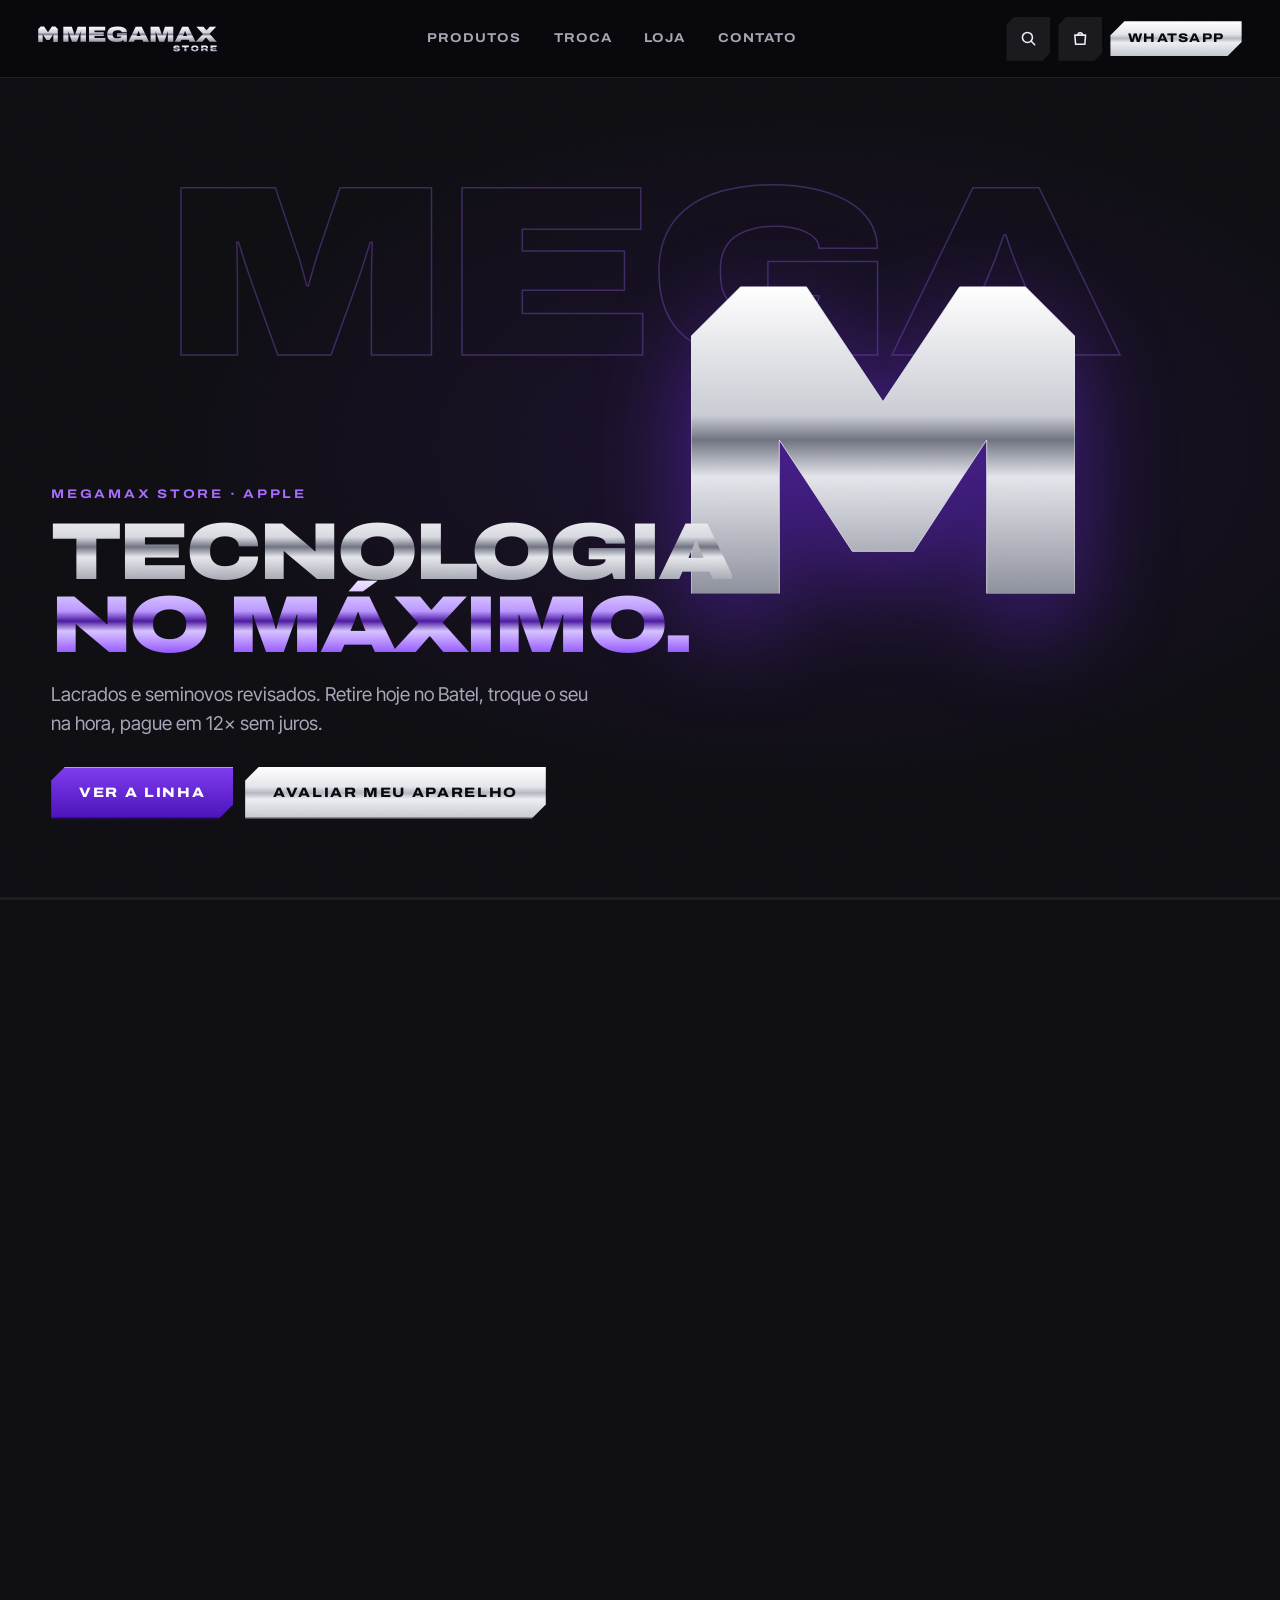
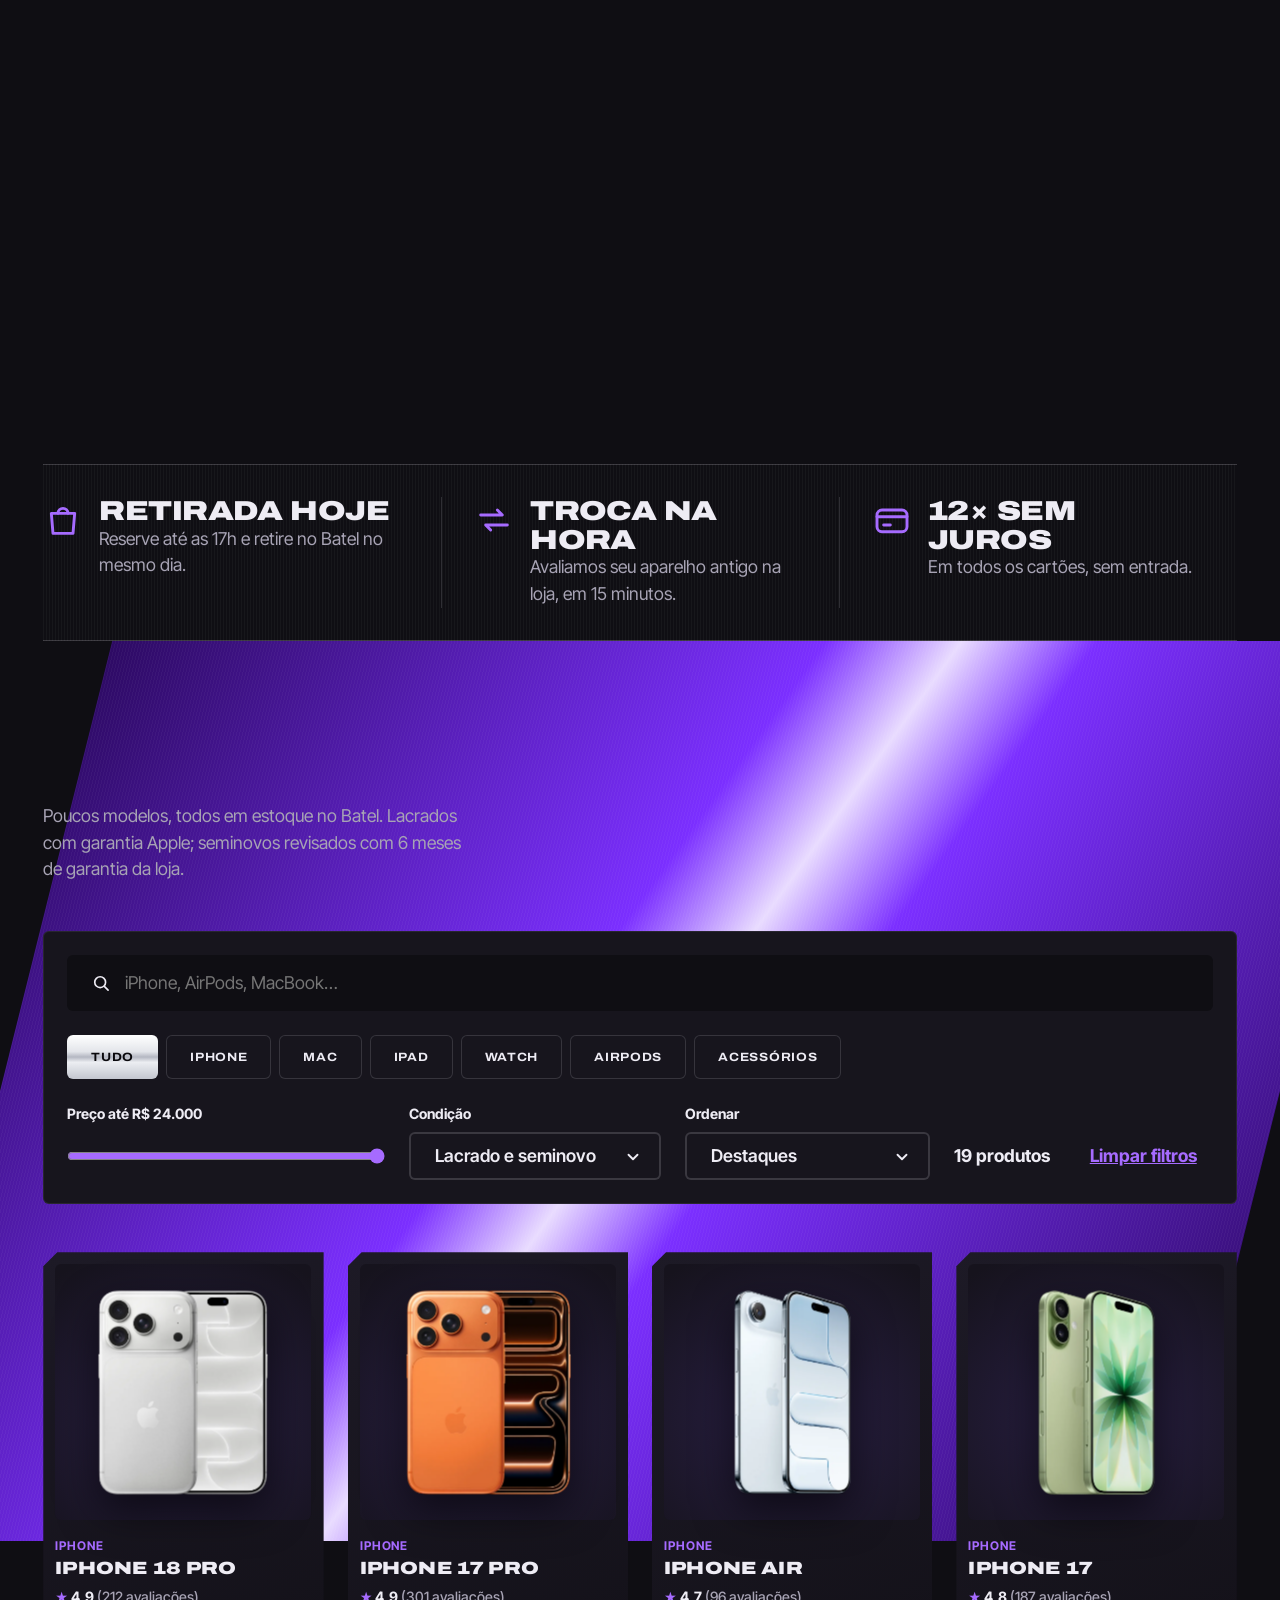
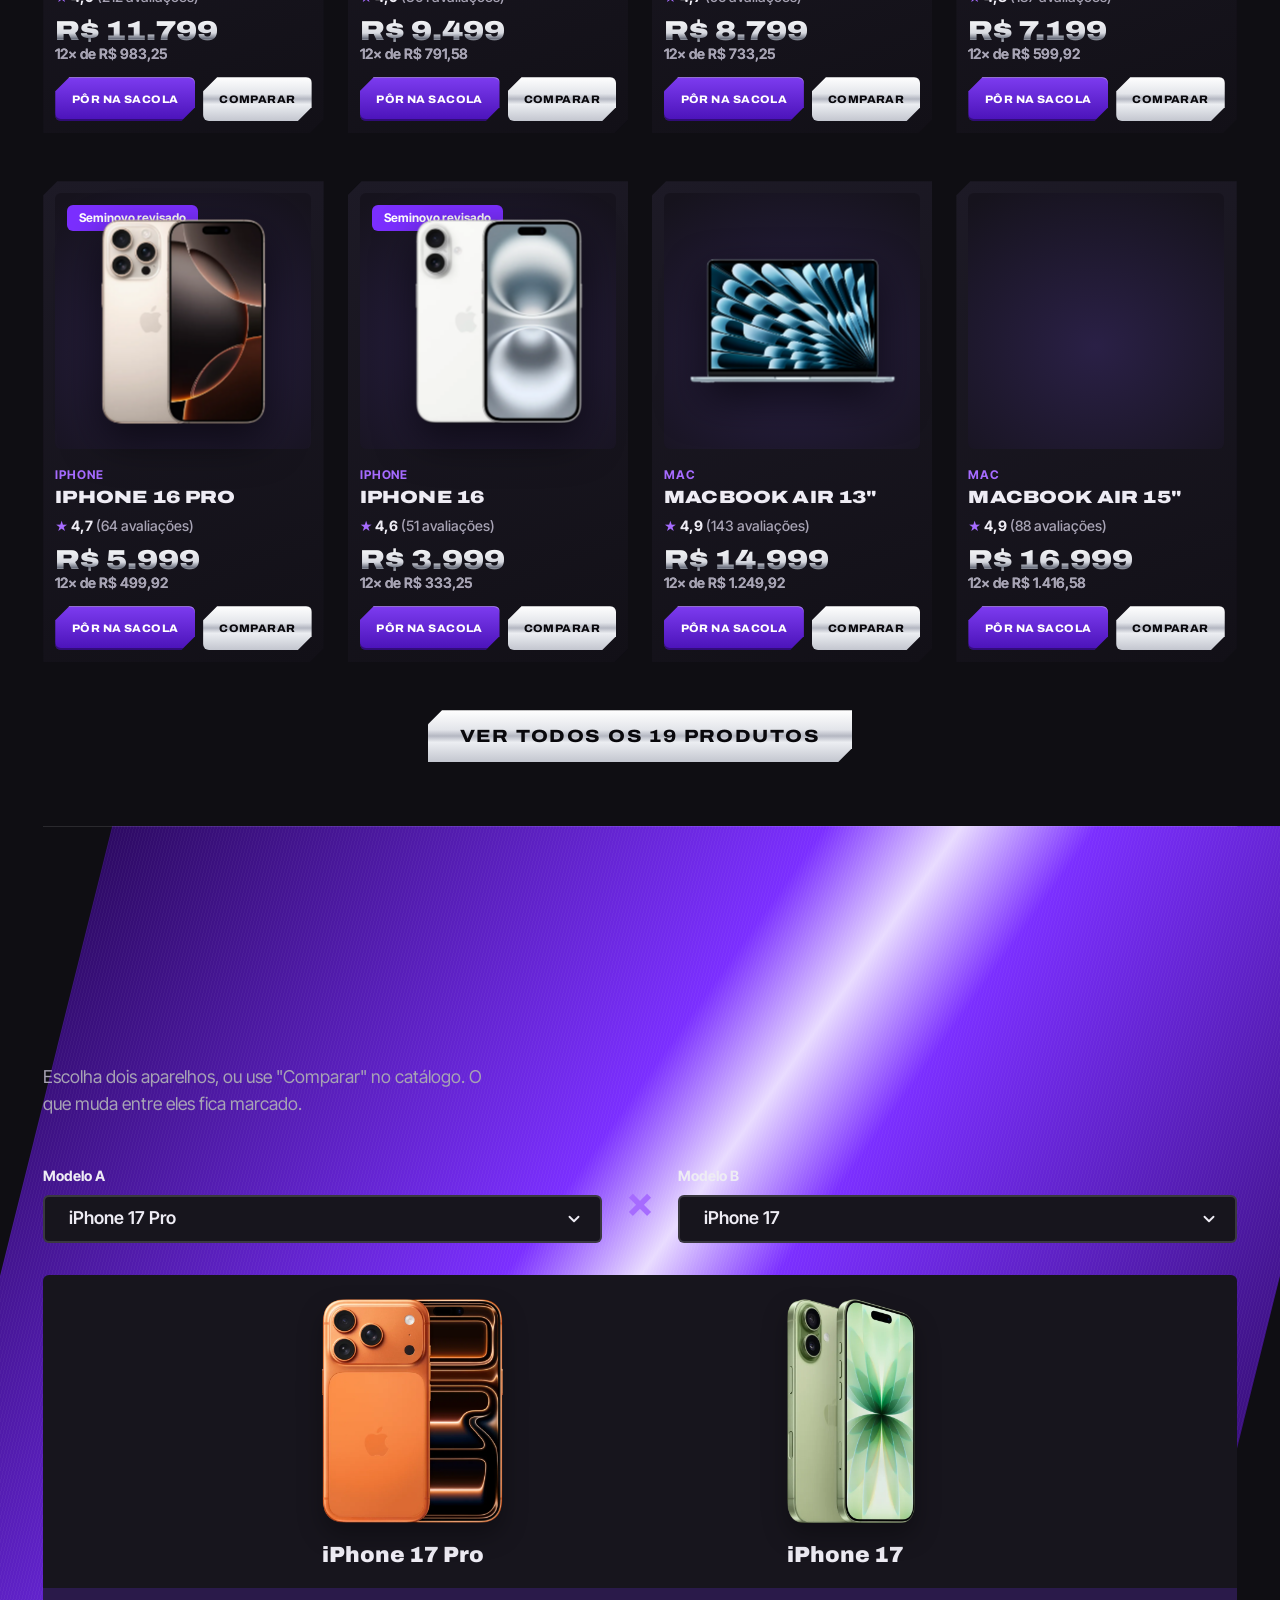
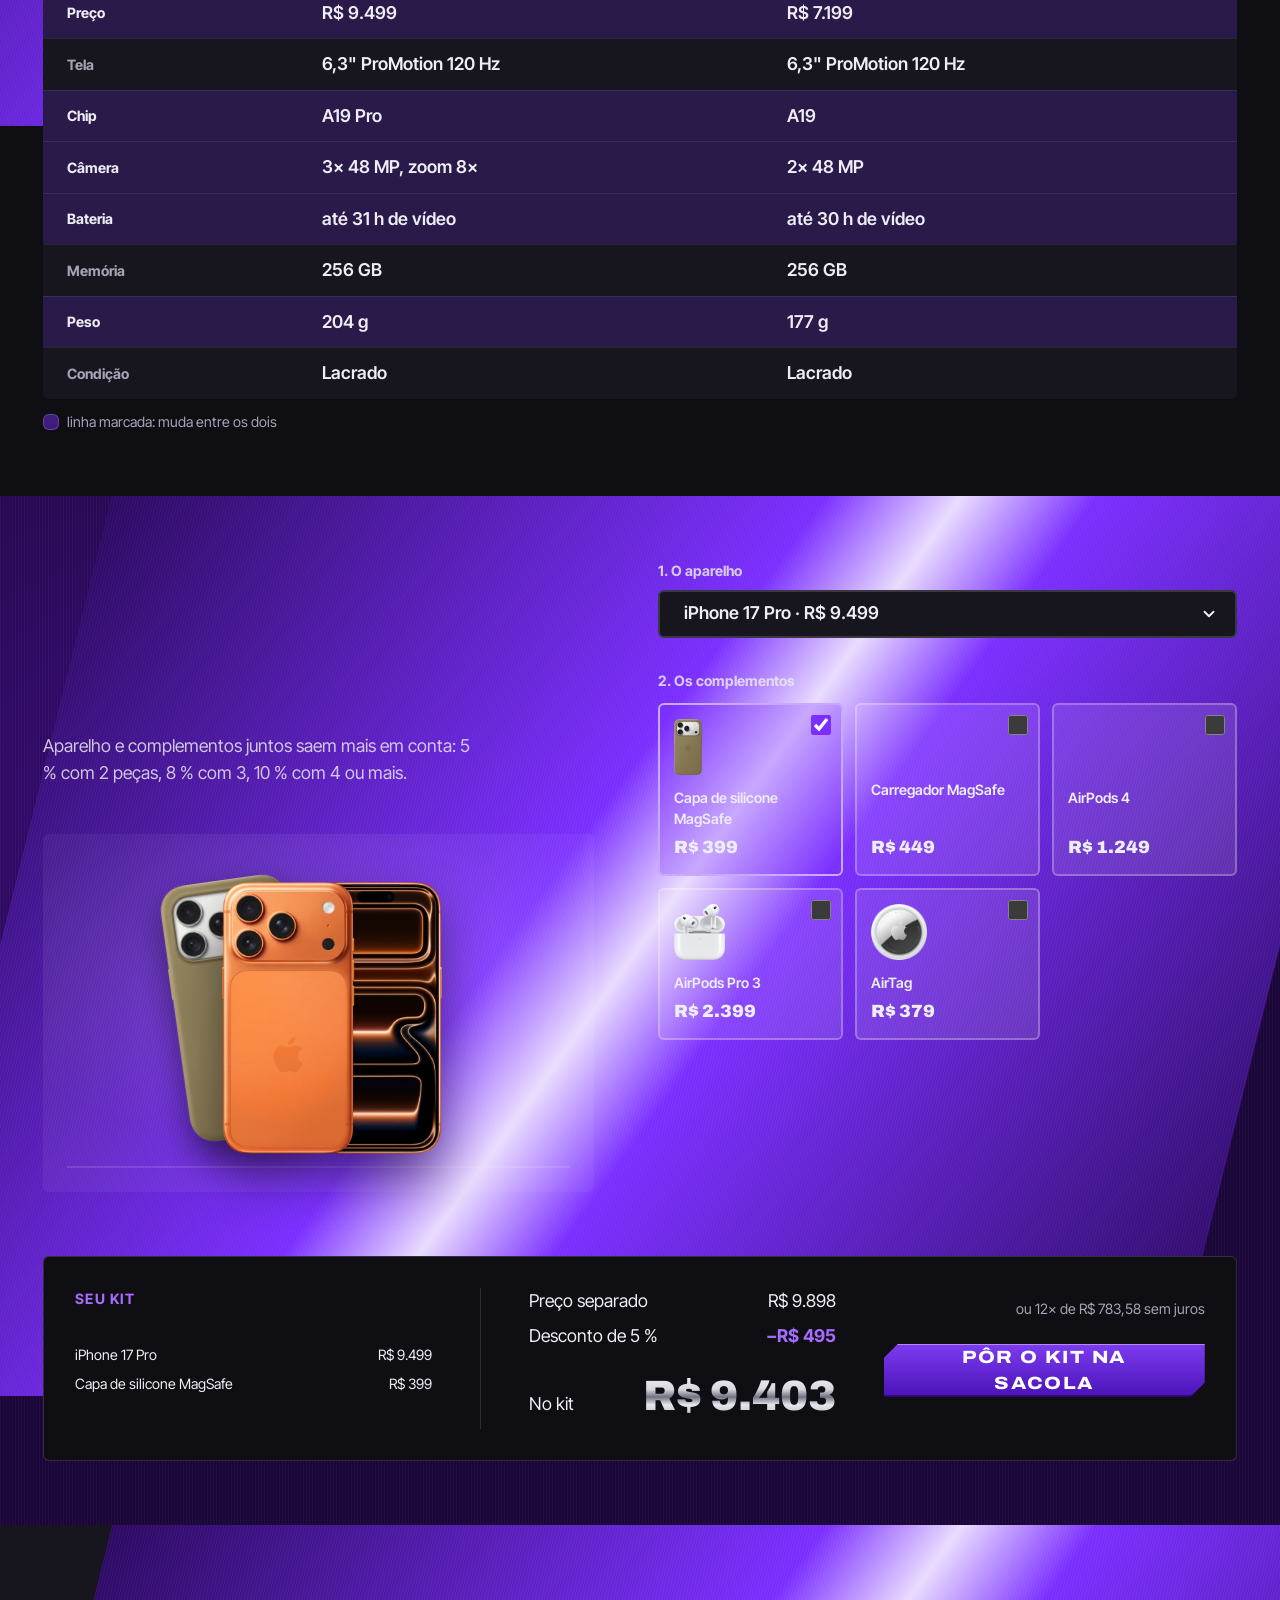
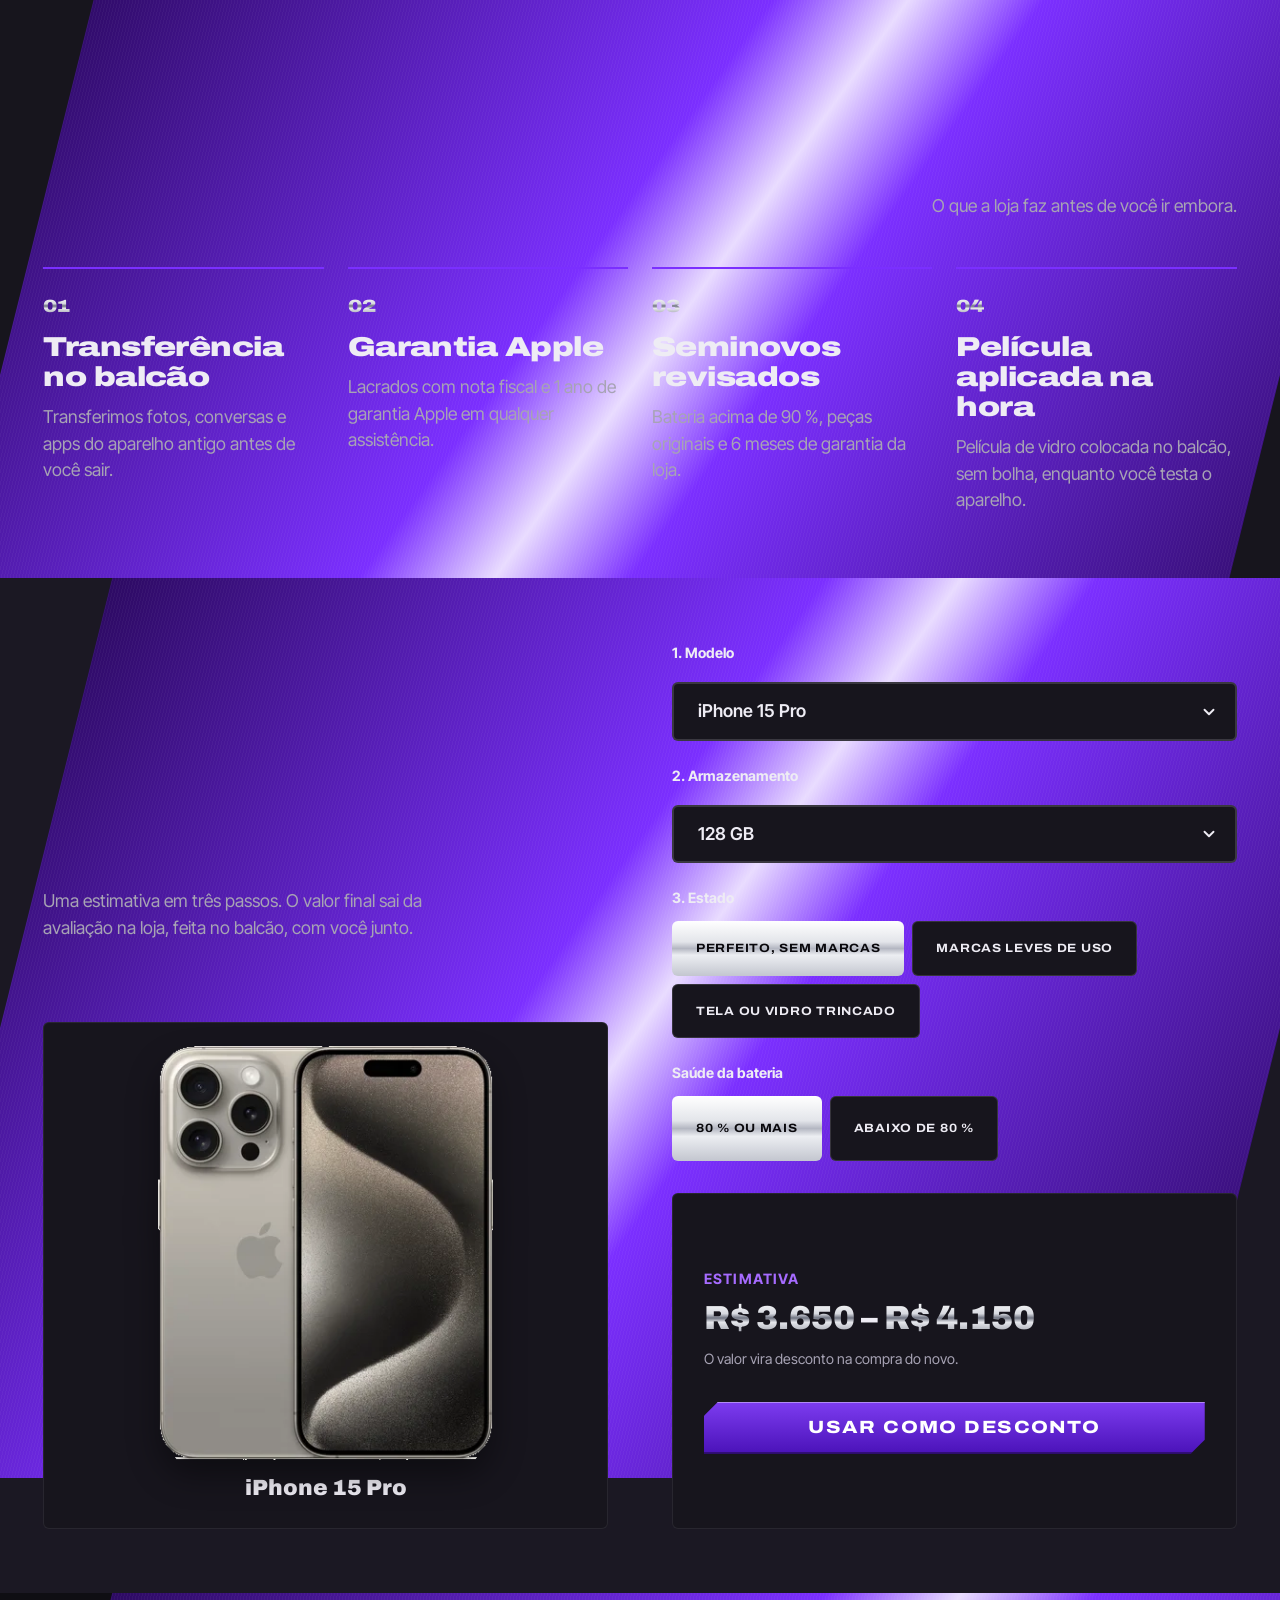
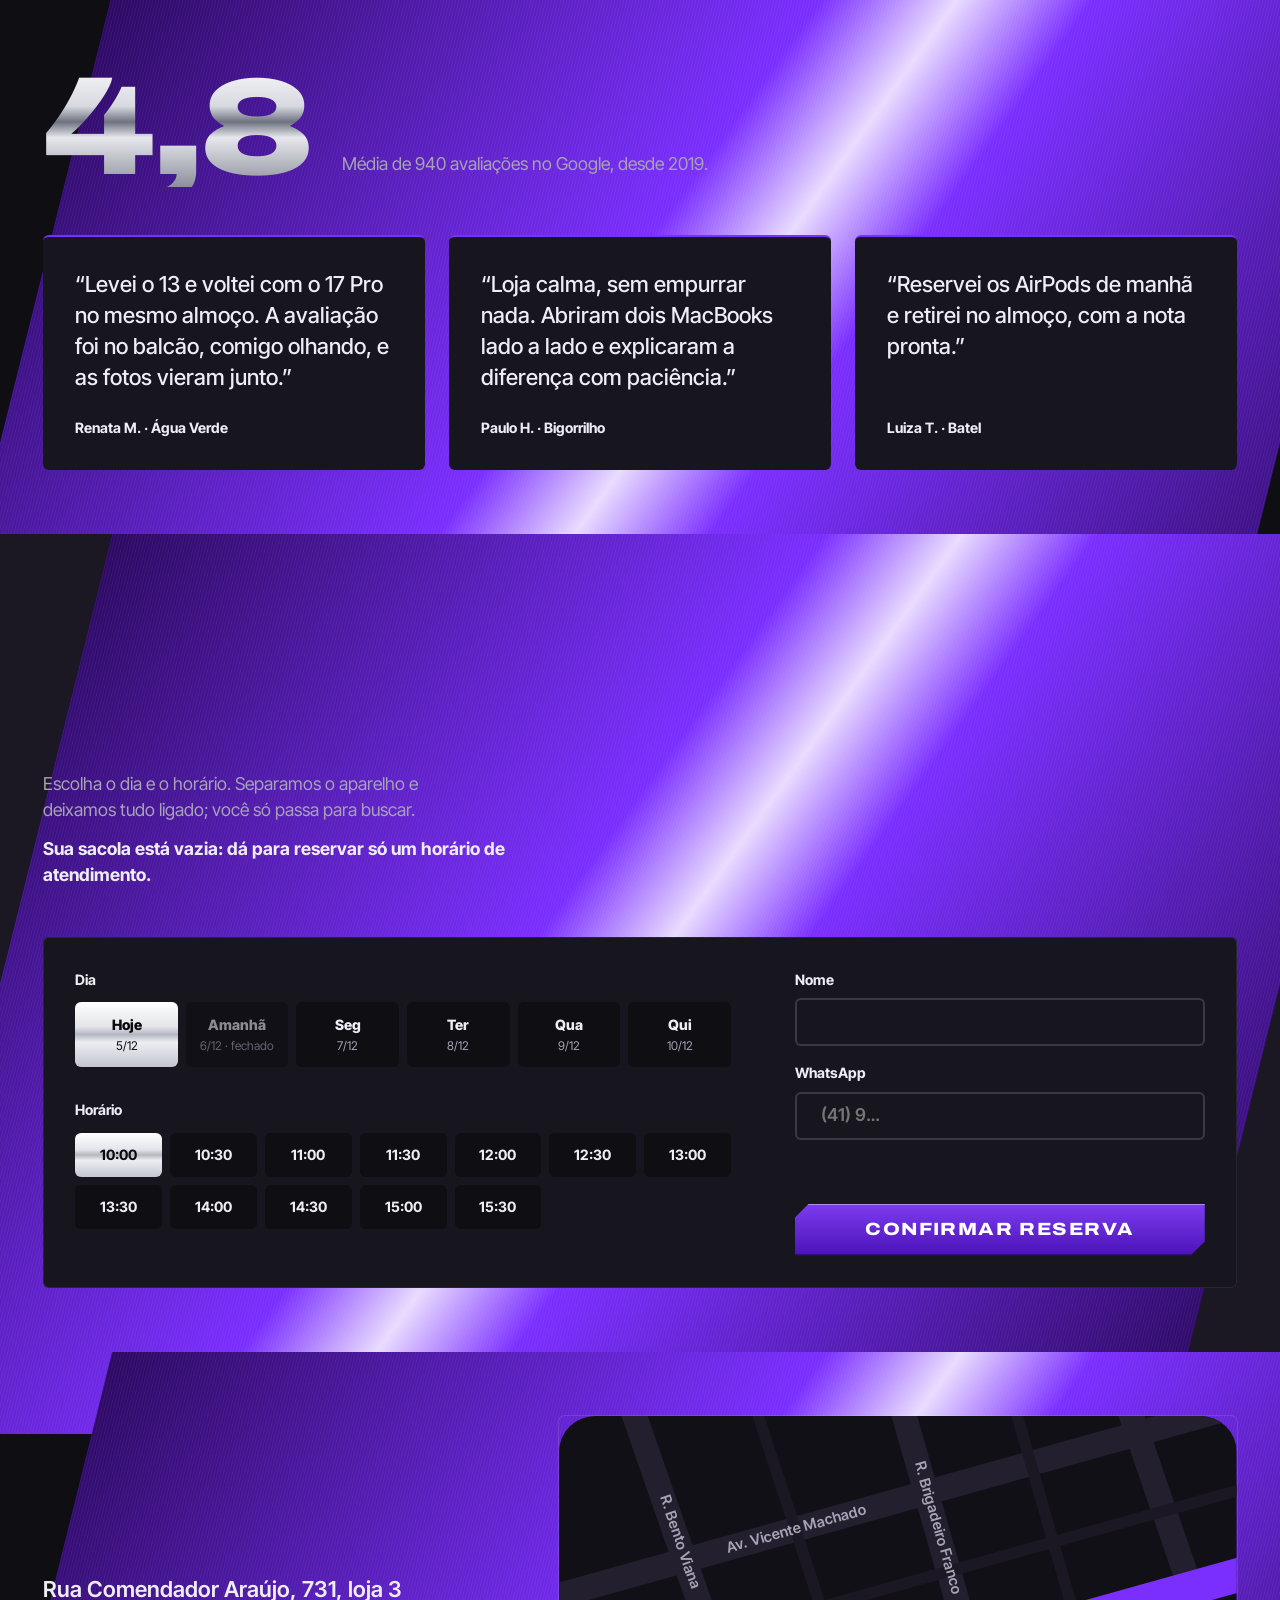
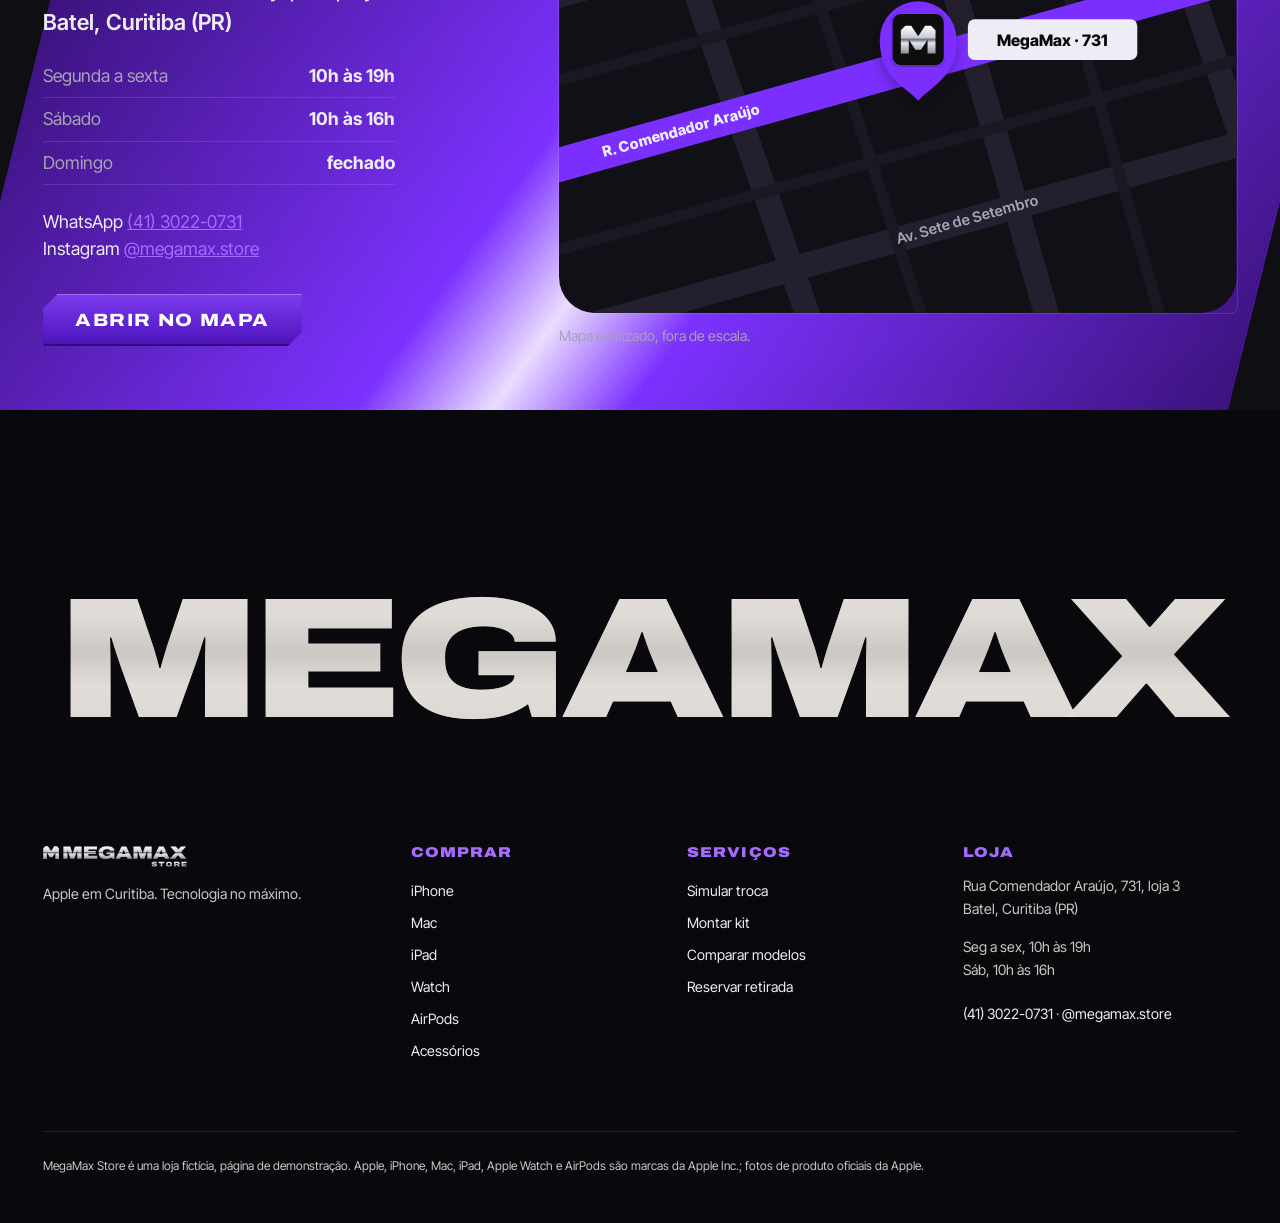
<file: index.html>
<!doctype html>
<html lang="pt-BR">
<head>
  <meta charset="utf-8"><link rel="preload" as="font" type="font/woff2" crossorigin href="./assets/archivo-latin-standard-normal-DY7AcnAa.woff2"><link rel="preload" as="font" type="font/woff2" crossorigin href="./assets/inter-tight-latin-wght-normal-DX-nOvPD.woff2">
  <meta name="color-scheme" content="dark">
    <meta name="viewport" content="width=device-width, initial-scale=1">
  <title>MegaMax Store · Apple em Curitiba</title>
  <link rel="icon" href="./brand/megamax-simbolo.svg" type="image/svg+xml">
  <meta name="description" content="MegaMax Store, revenda Apple no Batel, Curitiba: iPhone, Mac, iPad e mais, com retirada hoje, troca na hora e 12× sem juros.">
  <!-- fundo grafite antes de qualquer CSS: nenhum quadro branco na carga -->
  <style>html,body{color:#eeecf4;background:#0f0e13;margin:0}a{color:inherit}.mm-topo nav a{color:#a7a3b4}</style>
  <!-- antes da primeira pintura: com movimento permitido, as peças do hero começam escondidas (o CSS as mostra em 1 s mesmo se o JS falhar) -->
  <script>try { if (!matchMedia('(prefers-reduced-motion: reduce)').matches) document.documentElement.classList.add('motion'); } catch (e) {}</script>
  <script type="module" crossorigin src="./assets/index-C-i2hLtA.js"></script>
  <link rel="modulepreload" crossorigin href="./assets/inter-tight-CQSmULLe.js">
  <style>@font-face{font-family:Archivo Fallback;src:local(Arial Black),local(ArialMT-Black);size-adjust:119.4%}@font-face{font-family:Inter Tight Fallback;src:local(Arial),local(ArialMT);size-adjust:94.5%}:root{--grafite-0:#09080c;--grafite-1:#0f0e13;--grafite-2:#17151d;--grafite-3:#232030;--roxo-profundo:#2d0a63;--roxo:#7b2fff;--violeta:#a66bff;--violeta-brilho:#c9a8ff;--cromo-1:#fff;--cromo-2:#c9cbd3;--cromo-3:#6e7280;--titanio:#8a8d96;--texto:#eeecf4;--texto-suave:#a7a3b4;--cromo:linear-gradient(180deg, #fff 0%, #d7d9e0 38%, #6e7280 50%, #e6e7ec 62%, #8c8f9b 100%);--cromo-superficie:linear-gradient(180deg, #fff 0%, #e3e5ea 38%, #b4b7c2 50%, #eceef2 62%, #c3c6cf 100%);--cromo-roxo:linear-gradient(180deg, #f3ecff 0%, #b996ff 40%, #4a1a9e 52%, #d6c2ff 64%, #7b2fff 100%);--escovado:repeating-linear-gradient(90deg, #ffffff09 0 1px, transparent 1px 3px);--font-display:"Archivo Variable", "Archivo", "Archivo Fallback", system-ui, sans-serif;--font-texto:"Inter Tight Variable", "Inter Tight", "Inter Tight Fallback", ui-sans-serif, system-ui, sans-serif;--display-stretch:125%;--display-peso:900;--raio:.375rem;--chanfro:.875rem}html{background:var(--grafite-1);--lightningcss-light: ;--lightningcss-dark:initial;color-scheme:dark;scroll-padding-top:var(--topo-h)}body{-webkit-font-smoothing:antialiased}body:after{content:"";z-index:90;pointer-events:none;opacity:.07;mix-blend-mode:overlay;background-image:url("data:image/svg+xml,%3Csvg xmlns='http://www.w3.org/2000/svg' width='160' height='160'%3E%3Cfilter id='n'%3E%3CfeTurbulence type='fractalNoise' baseFrequency='.9' numOctaves='2' stitchTiles='stitch'/%3E%3C/filter%3E%3Crect width='100%25' height='100%25' filter='url(%23n)'/%3E%3C/svg%3E");position:fixed;inset:0}:root{--topo-h:4.9rem}.mm-topo{z-index:40;min-height:var(--topo-h);background:#09080cf7;border-bottom:1px solid #a66bff2e;justify-content:space-between;align-items:center;gap:2rem;padding:.9rem clamp(1rem,3vw,2.5rem);display:flex;position:fixed;inset:0 0 auto}.mm-topo__marca :is(img,svg){width:clamp(9.5rem,14vw,13.5rem);height:auto;display:block}.mm-topo__menu{gap:.25rem;display:flex}.mm-topo__acoes{align-items:center;gap:.5rem;display:flex}.mm-icone{width:2.75rem;height:2.75rem;color:var(--texto);cursor:pointer;clip-path:polygon(.5rem 0,100% 0,100% calc(100% - .5rem),calc(100% - .5rem) 100%,0 100%,0 .5rem);background:#eeecf414;border:0;place-items:center;display:grid;position:relative}.mm-icone:hover{background:#7b2fff59}.mm-icone svg{width:1.15rem;height:1.15rem}.mm-contagem{min-width:1.1rem;height:1.1rem;font:800 .65rem/1 var(--font-texto);color:#fff;background:var(--roxo);place-items:center;padding:0 .25rem;display:grid;position:absolute;top:.2rem;right:.2rem}.mm-contagem[hidden]{display:none}.mm-topo__menu a{min-height:2.75rem;font:700 .8rem/1 var(--font-display);letter-spacing:.08em;text-transform:uppercase;color:var(--texto-suave);border-radius:var(--raio);align-items:center;padding:0 .9rem;font-stretch:112%;text-decoration:none;transition:color .2s,background-color .2s;display:inline-flex}.mm-topo__menu a:hover{color:var(--texto);background:#7b2fff2e}.mm-topo__cta{font:800 .78rem/1 var(--font-display);letter-spacing:.1em;text-transform:uppercase;color:var(--grafite-0);background:var(--cromo-superficie);clip-path:polygon(var(--chanfro) 0, 100% 0, 100% calc(100% - var(--chanfro)), calc(100% - var(--chanfro)) 100%, 0 100%, 0 var(--chanfro));padding:.7rem 1.1rem;font-stretch:118%;text-decoration:none}:focus-visible{outline:3px solid var(--violeta);outline-offset:3px}.mm-hero{height:400svh;position:relative}.mm-hero__palco{top:var(--topo-h);height:calc(100svh - var(--topo-h));isolation:isolate;background:radial-gradient(70% 60% at 62% 45%, #1d1230 0%, var(--grafite-1) 70%);position:sticky;overflow:hidden}.mm-hero__gl{z-index:2;opacity:0;width:100%;height:100%;transition:opacity .6s;position:absolute;inset:0}.gl-pronto .mm-hero__gl{opacity:1}.mm-hero__still{z-index:1;filter:drop-shadow(0 2rem 3rem #7b2fff73);width:min(30vw,44svh);height:auto;transition:opacity .6s;position:absolute;top:44%;left:69%;translate:-50% -50%}.gl-pronto .mm-hero__still{opacity:0}.mm-hero__gigante{z-index:0;pointer-events:none;font:900 min(19vw, 30svh)/.8 var(--font-display);letter-spacing:-.02em;color:#0000;-webkit-text-stroke:1.5px #a66bff4d;transform-origin:50%;will-change:transform, opacity;justify-items:center;margin:0;padding-top:11svh;font-stretch:125%;display:grid;position:absolute;inset:0 0 auto}.mm-hero__gigante span:last-child{display:none}.mm-hero__aparelho{z-index:3;transform-origin:50% 100%;will-change:transform, clip-path;width:min(22vw,50svh);margin:0;position:absolute;bottom:7svh;left:6vw}.mm-hero__aparelho img{filter:drop-shadow(0 2.5rem 3rem #0009)drop-shadow(0 0 3rem #7b2fff40);width:100%;height:auto}.motion .mm-hero__aparelho{clip-path:inset(100% 0 0)}.mm-hero__texto{z-index:4;position:absolute;bottom:clamp(2rem,9svh,6rem);left:clamp(1rem,4vw,3.5rem)}.mm-hero__rotulo{font:700 .78rem/1 var(--font-display);letter-spacing:.22em;text-transform:uppercase;color:var(--violeta);margin:0 0 1rem;font-stretch:118%}.mm-hero__texto h1{font:900 clamp(2.6rem, 6.3vw, 7.4rem)/.9 var(--font-display);letter-spacing:-.035em;text-transform:uppercase;margin:0 0 1.25rem;font-stretch:125%}.mm-hero__texto h1 span{white-space:nowrap;background:var(--cromo);color:#0000;-webkit-background-clip:text;background-clip:text;width:max-content;margin-top:-.14em;padding-top:.14em;display:block}.mm-hero__texto h1 span+span{background:var(--cromo-roxo);-webkit-background-clip:text;background-clip:text}.mm-hero__lead{max-width:34rem;color:var(--texto-suave);margin:0 0 1.75rem;font-size:clamp(1rem,.95rem + .3vw,1.2rem);line-height:1.5}.mm-botao{min-height:3.25rem;font:800 .85rem/1 var(--font-display);letter-spacing:.12em;text-transform:uppercase;color:#fff;clip-path:polygon(var(--chanfro) 0, 100% 0, 100% calc(100% - var(--chanfro)), calc(100% - var(--chanfro)) 100%, 0 100%, 0 var(--chanfro));background:linear-gradient(#7d3cf0,#4a12b8);align-items:center;padding:0 1.75rem;font-stretch:118%;text-decoration:none;transition:filter .2s;display:inline-flex;box-shadow:inset 0 1px #ffffff73,inset 0 -2px #00000059,0 .75rem 2rem -.5rem #7b2fffb3}.mm-botao:hover{filter:brightness(1.08)}.mm-hero__acoes{flex-wrap:wrap;gap:.75rem;display:flex}.mm-botao--metal{color:var(--grafite-0);background:var(--cromo-superficie);box-shadow:inset 0 1px #fff,inset 0 -2px #0000004d}.mm-hero__cap{z-index:4;font:800 .8rem/1 var(--font-display);letter-spacing:.2em;text-transform:uppercase;color:var(--texto-suave);justify-items:start;gap:.25rem;font-stretch:118%;display:grid;position:absolute;top:17svh;left:6vw}.mm-hero__cap-num{letter-spacing:-.03em;background:var(--cromo);color:#0000;-webkit-background-clip:text;background-clip:text;font-size:clamp(3rem,6vw,5.5rem)}.motion .mm-hero__cap{opacity:0}.mm-hero__progresso{z-index:4;background:#ffffff0f;height:3px;position:absolute;bottom:0;left:0;right:0}.mm-hero__progresso span{background:linear-gradient(90deg, var(--roxo), var(--violeta-brilho));transform-origin:0;height:100%;display:block;transform:scaleX(0)}.mm-proxima{background:var(--grafite-1);align-content:center;min-height:100svh;padding:0 clamp(1rem,4vw,3.5rem);display:grid;position:relative;overflow:hidden}.mm-proxima__wipe{background:var(--escovado), linear-gradient(115deg, #3a0b7a 0%, #7b2fff 45%, #c9a8ff 50%, #5a17d6 56%, #2d0a63 100%);position:absolute;inset:0}.mm-proxima h2{font:900 clamp(3rem, 10vw, 10rem)/.85 var(--font-display);letter-spacing:-.04em;text-transform:uppercase;margin:0;font-stretch:125%;position:relative}.mm-proxima p{color:var(--texto);margin:1rem 0 0;position:relative}@media (max-width:48rem){:root{--topo-h:7.1rem}.mm-topo{flex-wrap:wrap;row-gap:.25rem;padding-block:.75rem .5rem}.mm-topo__cta{display:none}.mm-topo__menu{order:3;justify-content:space-between;width:100%}.mm-topo__menu a{min-height:2.75rem;padding:0 .5rem;font-size:.7rem}.mm-hero__texto h1 span,.mm-hero__texto h1 span+span{background:linear-gradient(#fff,#d9dbe3);-webkit-background-clip:text;background-clip:text}.mm-hero__texto h1 span+span{background:linear-gradient(#efe6ff,#c9a8ff);-webkit-background-clip:text;background-clip:text}.mm-hero__texto{bottom:2.25rem;right:1rem}.mm-hero__texto h1{font-size:min(10.2vw,3rem)}.mm-hero__lead{font-size:.98rem}.mm-hero__aparelho{width:min(50vw,34svh);bottom:5svh;left:auto;right:1rem}.mm-hero__cap{justify-items:end;top:13svh;left:auto;right:1rem}.mm-hero__still{width:52vw;top:34%;left:50%}.mm-hero__gigante{padding-top:17svh;font-size:21vw}}@media (prefers-reduced-motion:reduce){.mm-hero{height:auto}.mm-hero__palco{position:relative;top:0}.mm-hero__gl,.mm-hero__still{transition:none}.gl-pronto .mm-hero__still,.mm-hero__cap{display:none}}@font-face{font-family:Archivo Variable;font-style:normal;font-display:swap;font-weight:100 900;font-stretch:62% 125%;src:url(./assets/archivo-vietnamese-standard-normal-rJmnGBSt.woff2)format("woff2-variations");unicode-range:U+102-103,U+110-111,U+128-129,U+168-169,U+1A0-1A1,U+1AF-1B0,U+300-301,U+303-304,U+308-309,U+323,U+329,U+1EA0-1EF9,U+20AB}@font-face{font-family:Archivo Variable;font-style:normal;font-display:swap;font-weight:100 900;font-stretch:62% 125%;src:url(./assets/archivo-latin-ext-standard-normal-7khWdh9v.woff2)format("woff2-variations");unicode-range:U+100-2BA,U+2BD-2C5,U+2C7-2CC,U+2CE-2D7,U+2DD-2FF,U+304,U+308,U+329,U+1D00-1DBF,U+1E00-1E9F,U+1EF2-1EFF,U+2020,U+20A0-20AB,U+20AD-20C0,U+2113,U+2C60-2C7F,U+A720-A7FF}@font-face{font-family:Archivo Variable;font-style:normal;font-display:swap;font-weight:100 900;font-stretch:62% 125%;src:url(./assets/archivo-latin-standard-normal-DY7AcnAa.woff2)format("woff2-variations");unicode-range:U+??,U+131,U+152-153,U+2BB-2BC,U+2C6,U+2DA,U+2DC,U+304,U+308,U+329,U+2000-206F,U+20AC,U+2122,U+2191,U+2193,U+2212,U+2215,U+FEFF,U+FFFD}@font-face{font-family:Inter Tight Variable;font-style:normal;font-display:swap;font-weight:100 900;src:url(./assets/inter-tight-cyrillic-ext-wght-normal-okcGN4Nq.woff2)format("woff2-variations");unicode-range:U+460-52F,U+1C80-1C8A,U+20B4,U+2DE0-2DFF,U+A640-A69F,U+FE2E-FE2F}@font-face{font-family:Inter Tight Variable;font-style:normal;font-display:swap;font-weight:100 900;src:url(./assets/inter-tight-cyrillic-wght-normal-BS41q_Tv.woff2)format("woff2-variations");unicode-range:U+301,U+400-45F,U+490-491,U+4B0-4B1,U+2116}@font-face{font-family:Inter Tight Variable;font-style:normal;font-display:swap;font-weight:100 900;src:url(./assets/inter-tight-greek-ext-wght-normal-DQgQPNk4.woff2)format("woff2-variations");unicode-range:U+1F??}@font-face{font-family:Inter Tight Variable;font-style:normal;font-display:swap;font-weight:100 900;src:url(./assets/inter-tight-greek-wght-normal-sS1B39LI.woff2)format("woff2-variations");unicode-range:U+370-377,U+37A-37F,U+384-38A,U+38C,U+38E-3A1,U+3A3-3FF}@font-face{font-family:Inter Tight Variable;font-style:normal;font-display:swap;font-weight:100 900;src:url(./assets/inter-tight-vietnamese-wght-normal-TKKdAiBA.woff2)format("woff2-variations");unicode-range:U+102-103,U+110-111,U+128-129,U+168-169,U+1A0-1A1,U+1AF-1B0,U+300-301,U+303-304,U+308-309,U+323,U+329,U+1EA0-1EF9,U+20AB}@font-face{font-family:Inter Tight Variable;font-style:normal;font-display:swap;font-weight:100 900;src:url(./assets/inter-tight-latin-ext-wght-normal-B4u9PlvR.woff2)format("woff2-variations");unicode-range:U+100-2BA,U+2BD-2C5,U+2C7-2CC,U+2CE-2D7,U+2DD-2FF,U+304,U+308,U+329,U+1D00-1DBF,U+1E00-1E9F,U+1EF2-1EFF,U+2020,U+20A0-20AB,U+20AD-20C0,U+2113,U+2C60-2C7F,U+A720-A7FF}@font-face{font-family:Inter Tight Variable;font-style:normal;font-display:swap;font-weight:100 900;src:url(./assets/inter-tight-latin-wght-normal-DX-nOvPD.woff2)format("woff2-variations");unicode-range:U+??,U+131,U+152-153,U+2BB-2BC,U+2C6,U+2DA,U+2DC,U+304,U+308,U+329,U+2000-206F,U+20AC,U+2122,U+2191,U+2193,U+2212,U+2215,U+FEFF,U+FFFD}
</style>
  <style>:root{--step--2:.75rem;--step--1:clamp(.8333rem, .8111rem + .0988vw, .9rem);--step-0:clamp(1rem, .9583rem + .1852vw, 1.125rem);--step-1:clamp(1.2rem, 1.1312rem + .3056vw, 1.4063rem);--step-2:clamp(1.44rem, 1.3341rem + .4708vw, 1.7578rem);--step-3:clamp(1.728rem, 1.5716rem + .6952vw, 2.1973rem);--step-4:clamp(2.0736rem, 1.8493rem + .997vw, 2.7466rem);--step-5:clamp(2.4883rem, 2.1734rem + 1.3999vw, 3.4332rem);--step-6:clamp(2.986rem, 2.5508rem + 1.9341vw, 4.2915rem);--step-7:clamp(3.5832rem, 2.9894rem + 2.6389vw, 5.3644rem);--step-8:clamp(4.2998rem, 3.4979rem + 3.564vw, 6.7055rem);--space-1:.25rem;--space-2:.5rem;--space-3:.75rem;--space-4:1rem;--space-5:1.5rem;--space-6:2rem;--space-7:3rem;--space-8:4rem;--space-9:6rem;--space-10:8rem;--gutter:clamp(1rem, .3333rem + 2.963vw, 3rem);--container-max:80rem;--space-section:clamp(2.5rem, 1.6rem + 3.7vw, 4rem);--measure:65ch;--measure-narrow:45ch;--lh-body:1.5;--lh-heading:1.1;--lh-display:.95;--tracking-display:-.02em;--tracking-label:.08em;--laranja:#e8641e;--laranja-fundo:#c9500f;--laranja-claro:#f5925a;--laranja-texto:#a8410b;--pessego:#ffe6d3;--pessego-forte:#ffd2b0;--creme:#fff7ef;--tinta:#1c1a19;--tinta-suave:#5c5049;--font-display:"Nunito", ui-rounded, system-ui, sans-serif;--font-texto:"Figtree Variable", "Figtree", ui-sans-serif, system-ui, sans-serif;--display-gigante:min(18vw, 36svh);--raio-moldura:clamp(1.75rem, 1rem + 2.5vw, 3.5rem);--raio-cartao:1.5rem;--moldura:clamp(.5rem, .2rem + 1vw, 1.25rem);--color-bg:var(--creme);--color-fg:var(--tinta);--color-fg-muted:var(--tinta-suave);--color-accent:var(--laranja-texto);--color-surface-inverse:var(--laranja);--color-fg-on-inverse:var(--tinta);--color-fg-muted-on-inverse:#3b2a20;--color-accent-on-inverse:var(--creme);--color-fg-on-accent:var(--creme)}*,:before,:after{box-sizing:border-box}html{-webkit-text-size-adjust:100%}body{background:var(--color-bg);color:var(--color-fg);font-family:ui-sans-serif,-apple-system,Segoe UI,Inter,system-ui,sans-serif;font-size:var(--step-0);line-height:var(--lh-body);margin:0;overflow-x:clip}img,video{max-width:100%;height:auto;display:block}h1,h2,h3{line-height:var(--lh-heading);margin:0 0 var(--space-5);max-width:20ch}h1{font-size:var(--step-7);line-height:var(--lh-display);letter-spacing:var(--tracking-display);font-weight:700}h2{font-size:var(--step-4);font-weight:700}h3{font-size:var(--step-2);font-weight:700}p{margin:0 0 var(--space-4);max-width:var(--measure)}.rotulo{font-size:var(--step--1);text-transform:uppercase;letter-spacing:var(--tracking-label);color:var(--color-fg-muted);font-weight:500}:focus-visible{outline:3px solid var(--color-accent);outline-offset:3px}.pular{left:var(--space-3);padding:var(--space-3) var(--space-4);background:var(--color-surface-inverse);color:var(--color-fg-on-inverse);z-index:10;position:absolute;top:-4rem}.pular:focus{top:var(--space-3)}.container{width:min(100% - 2 * var(--gutter), var(--container-max));margin-inline:auto}.secao{padding-block:var(--space-section)}.secao--inversa{background:var(--color-surface-inverse);color:var(--color-fg-on-inverse)}.secao--inversa .rotulo{color:var(--color-fg-muted-on-inverse)}.secao--inversa a:not(.botao){color:var(--color-accent-on-inverse)}.secao--inversa :focus-visible{outline-color:var(--color-accent-on-inverse)}.nav{gap:var(--space-4) var(--space-6);padding-block:var(--space-5);flex-wrap:wrap;justify-content:space-between;align-items:center;display:flex}.nav ul{gap:var(--space-5);flex-wrap:wrap;margin:0;padding:0;list-style:none;display:flex}.nav a{align-items:center;min-width:2.75rem;min-height:2.75rem;font-weight:500;text-decoration:none;display:inline-flex}.hero{isolation:isolate;align-items:end;min-height:100svh;display:grid;position:relative}.hero__media{z-index:-1;display:grid;position:absolute;inset:0}.hero__media>*{grid-area:1/1}.hero__media img,.hero__media video,.hero__media canvas{object-fit:cover;width:100%;height:100%}.hero__media video:not([data-zera-video=pronto]){visibility:hidden}.hero__media:after{content:"";background:linear-gradient(#00000040,#000000b3 45%,#000000d1);position:absolute;inset:0}.hero__conteudo .rotulo{color:var(--color-fg)}.hero__conteudo{padding-block:var(--space-9)}.hero[data-trecho=ativo]{grid-template-rows:minmax(200svh,auto);align-items:start;min-height:200svh}.hero[data-trecho=ativo] .hero__media,.hero[data-trecho=ativo] .hero__conteudo{grid-area:1/1;height:100svh;position:sticky;inset:0 auto auto}.hero[data-trecho=ativo] .hero__conteudo{z-index:1;align-content:end}.botao{padding:var(--space-4) var(--space-6);background:var(--color-accent);color:var(--color-fg-on-accent);border-radius:.25rem;font-weight:700;text-decoration:none;display:inline-block}.botao:hover{filter:brightness(1.08)}.grade{gap:var(--space-6);grid-template-columns:1fr;display:grid}.card{padding:var(--space-6);border:1px solid #ffffff2e;border-radius:.5rem}.secao--inversa .card{border-color:#0000002e}@media (min-width:48rem){.grade{grid-template-columns:repeat(3,1fr)}}.quebra{margin:0}.quebra img{aspect-ratio:21/9;object-fit:cover;width:100%}.quebra figcaption{padding-block:var(--space-4)}.split{gap:var(--space-7);grid-template-columns:1fr;align-items:center;display:grid}@media (min-width:48rem){.split{grid-template-columns:1fr 1fr}}.cta{text-align:center}.cta h2,.cta p{margin-inline:auto}.rodape{padding-block:var(--space-7);color:var(--color-fg-muted);font-size:var(--step--1)}[data-zera-pin=ativo]>.pin__conteudo{align-content:center;min-height:100svh;display:grid;position:sticky;top:0}@media (prefers-reduced-motion:reduce){*,:before,:after{scroll-behavior:auto!important;transition-duration:.01ms!important;animation-duration:.01ms!important;animation-iteration-count:1!important}.hero__media video,.hero__media canvas{display:none}.hero[data-trecho=ativo]{min-height:100svh}[data-zera-pin=ativo]>.pin__conteudo{min-height:0;position:static}}:root{--creme:#17151d;--tinta:#eeecf4;--tinta-suave:#a7a3b4;--laranja:#7b2fff;--laranja-fundo:#5a17d6;--laranja-claro:#a66bff;--laranja-texto:#a66bff;--pessego:#1b1823;--pessego-forte:#2a2340;--font-display:"Archivo Variable", "Archivo", system-ui, sans-serif;--font-texto:"Inter Tight Variable", "Inter Tight", ui-sans-serif, system-ui, sans-serif;--step-5:clamp(2.6rem, 1.9rem + 3.4vw, 5.6rem)}body{font-family:var(--font-texto);background:var(--grafite-1);color:var(--tinta)}h1,h2,h3{font-family:var(--font-display);letter-spacing:-.02em;font-weight:900;font-stretch:125%}h2{text-transform:uppercase;line-height:.9}.sr{clip-path:inset(50%);white-space:nowrap;width:1px;height:1px;position:absolute;overflow:hidden}button,input,select,textarea{font:inherit}svg{fill:none;stroke:currentColor;stroke-width:2px;stroke-linecap:round;stroke-linejoin:round}:focus-visible{outline-color:var(--violeta)}.mm-topo nav a{color:var(--texto-suave)}.secao--pessego{background:var(--pessego)}.secao--creme{background:var(--creme)}.secao--colada{padding-top:0}.secao--colada>.container{padding-top:var(--space-section);border-top:1px solid #eeecf41f}.secao--tinta :focus-visible{outline-color:var(--laranja-claro)}.cabeca{justify-content:space-between;align-items:end;gap:var(--space-4) var(--space-7);margin-bottom:var(--space-7);flex-wrap:wrap;display:flex}.cabeca h2{text-wrap:balance;font-size:var(--step-5);max-width:16ch;margin:0;line-height:1}.cabeca p{max-width:44ch;color:var(--tinta-suave);font-size:var(--step-0);margin:0}.cabeca--estreita{display:block}.cabeca--estreita p{margin-top:var(--space-4)}.botao-pilula{padding:0 var(--space-6);cursor:pointer;min-height:3.25rem;font:inherit;border:0;font-weight:700}.botao-pilula--tinta{background:var(--tinta);color:var(--creme)}.botao-pilula--tinta:hover{background:var(--laranja-texto)}.botao-pilula--tinta:disabled{background:var(--tinta-suave);cursor:not-allowed;opacity:.6}.botao-pilula--contorno{color:var(--tinta);box-shadow:inset 0 0 0 2px var(--tinta);background:0 0}.botao-pilula--contorno:hover{background:var(--tinta);color:var(--creme)}.topo__zap:hover{background:var(--laranja-texto)}.icone:hover{background:var(--tinta);color:var(--creme)}.hora input:not(:checked,:disabled)+span:hover,.hora:hover input:not(:checked,:disabled)+span{box-shadow:inset 0 0 0 2px var(--tinta)}.dia:not(.is-fechado,:has(:checked)):hover{box-shadow:inset 0 0 0 2px var(--tinta)}.link{font:inherit;color:var(--laranja-texto);cursor:pointer;background:0 0;border:0;padding:0;font-weight:700;text-decoration:underline}a{color:var(--laranja-texto)}.campo{gap:var(--space-2);font-size:var(--step--1);font-weight:700;display:grid}.campo select,.campo input:not([type=range]){min-height:3rem;padding:0 var(--space-5);border-radius:var(--raio);background:var(--creme);color:var(--tinta);font:inherit;font-weight:600;font-size:var(--step-0);border:2px solid #eeecf424}.campo select{appearance:none;cursor:pointer;background-image:url("data:image/svg+xml,%3Csvg xmlns='http://www.w3.org/2000/svg' viewBox='0 0 24 24' fill='none' stroke='%231c1a19' stroke-width='2.5' stroke-linecap='round' stroke-linejoin='round'%3E%3Cpath d='m6 9 6 6 6-6'/%3E%3C/svg%3E");background-position:right 1.1rem center;background-repeat:no-repeat;background-size:1.1rem;padding-right:3rem}.campo select:hover,.campo input:not([type=range]):hover{border-color:#eeecf466}.campo select:focus-visible,.campo input:focus-visible{border-color:var(--tinta);outline:3px solid var(--laranja-texto);outline-offset:2px}.campo input[type=range]{accent-color:var(--laranja-texto);min-height:3rem;margin:0}.filtros__linha .campo{grid-template-rows:auto 3rem;align-self:end}.pilula{display:inline-flex;position:relative}.pilula input{opacity:0;cursor:pointer;margin:0;position:absolute;inset:0}.pilula span{min-height:2.75rem;padding:0 var(--space-5);border-radius:var(--raio);background:var(--creme);font-weight:700;font-size:var(--step--1);align-items:center;transition:background-color .15s;display:inline-flex;box-shadow:inset 0 0 0 2px #eeecf41f}.pilula input:checked+span{background:var(--tinta);color:var(--creme);box-shadow:none}.pilula input:focus-visible+span{outline:3px solid var(--laranja-texto);outline-offset:2px}.pilula:hover span{box-shadow:inset 0 0 0 2px var(--tinta)}fieldset{border:0;min-width:0;margin:0;padding:0}legend{font-size:var(--step--1);margin-bottom:var(--space-3);padding:0;font-weight:700}.beneficios{padding-block:var(--space-8) 0}.beneficios__lista{padding-block:var(--space-6);border-block:2px solid var(--tinta);grid-template-columns:repeat(3,1fr);margin-block:0;padding-inline:0;list-style:none;display:grid}.beneficios li{gap:var(--space-2) var(--space-4);padding-inline:var(--space-6);grid-template-columns:auto 1fr;align-items:start;display:grid}.beneficios li:first-child{padding-left:0}.beneficios li+li{border-left:1px solid #eeecf426}.beneficios svg{width:2.5rem;height:2.5rem;color:var(--laranja-texto);stroke-width:1.75px;margin-top:.2rem}.beneficios h2{font-size:var(--step-3);margin:0;line-height:1.05}.beneficios p{color:var(--tinta-suave);font-size:var(--step-0);grid-column:1/-1;margin:0}.filtros{gap:var(--space-5);margin-bottom:var(--space-7);padding:var(--space-5);border-radius:var(--raio);background:var(--pessego);display:grid}.filtros__busca{align-items:center;gap:var(--space-3);padding:0 var(--space-5);border-radius:var(--raio);background:var(--creme);min-height:3.5rem;display:flex}.filtros__busca svg{flex:none;width:1.25rem;height:1.25rem}.filtros__busca input{min-width:0;font:inherit;font-size:var(--step-0);color:var(--tinta);background:0 0;border:0;flex:1;min-height:3rem}.filtros__busca input:focus{outline:none}.filtros__busca:focus-within{box-shadow:0 0 0 3px var(--tinta)}.filtros__categorias{gap:var(--space-2);flex-wrap:wrap;display:flex}.filtros__linha{gap:var(--space-5);grid-template-columns:minmax(12rem,1.3fr) 1fr 1fr auto auto;align-items:end;display:grid}.filtros__contagem{align-items:center;min-height:3rem;margin:0;font-weight:700;display:grid}.filtros__limpar{min-height:3rem;padding:0 var(--space-4);font:inherit;color:var(--laranja-texto);cursor:pointer;background:0 0;border:0;font-weight:700;text-decoration:underline}.catalogo__grade{gap:var(--space-7) var(--space-5);grid-template-columns:repeat(4,minmax(0,1fr));margin:0;padding:0;list-style:none;display:grid}.filtros__mais{display:none}.catalogo__todos{margin:var(--space-7) 0 0;justify-content:center;max-width:none;display:flex}.catalogo__vazio{padding:var(--space-8) 0;text-align:center;font-size:var(--step-1)}.produto{flex-direction:column;display:flex}.produto__foto{aspect-ratio:1;border-radius:var(--raio);background:var(--pessego);margin-bottom:var(--space-4);transition:background-color .2s;position:relative}.produto__foto img{object-fit:contain;filter:drop-shadow(0 .75rem .75rem #00000052);width:76%;height:76%;transition:scale .25s;position:absolute;inset:12%}.produto:hover .produto__foto img{scale:1.04}.produto__selo{z-index:1;top:var(--space-3);left:var(--space-3);padding:var(--space-1) var(--space-3);border-radius:var(--raio);background:var(--tinta);color:var(--creme);font-size:var(--step--2);font-weight:700;position:absolute}.produto__categoria{font-size:var(--step--2);letter-spacing:var(--tracking-label);text-transform:uppercase;color:var(--laranja-texto);margin:0;font-weight:700}.produto__nome{font-size:var(--step-1);margin:var(--space-1) 0 var(--space-2)}.produto__nota{margin:0 0 var(--space-2);font-size:var(--step--1);font-weight:700}.produto__nota>span:first-child{color:var(--laranja-texto)}.produto__qtd{color:var(--tinta-suave);font-weight:500}.produto__preco{margin:0 0 var(--space-4);font-family:var(--font-display);font-weight:900;font-size:var(--step-2);line-height:1.1}.produto__preco span{font-family:var(--font-texto);font-weight:600;font-size:var(--step--1);color:var(--tinta-suave);display:block}.produto__acoes{gap:var(--space-2);margin-top:auto;display:flex}.produto__botao,.produto__comparar{border-radius:var(--raio);min-height:2.75rem;font:inherit;font-weight:700;font-size:var(--step--1);cursor:pointer;border:0}.produto__botao{background:var(--tinta);color:var(--creme);flex:1}.produto__botao:hover{background:var(--laranja-texto)}.produto__comparar{padding:0 var(--space-4);color:var(--tinta);background:0 0;box-shadow:inset 0 0 0 2px #eeecf433}.produto__comparar:hover{box-shadow:inset 0 0 0 2px var(--tinta)}.comparador__escolha{gap:var(--space-5);margin-bottom:var(--space-6);grid-template-columns:1fr auto 1fr;align-items:end;display:grid}.comparador__x{font-family:var(--font-display);font-weight:900;font-size:var(--step-4);color:var(--laranja-texto);padding-bottom:var(--space-2)}.comparador__tabela table{border-collapse:separate;border-spacing:0;background:var(--creme);border-radius:var(--raio);table-layout:fixed;width:100%;overflow:hidden}.comparador__tabela thead th{padding:var(--space-5) var(--space-4) var(--space-4);font-family:var(--font-display);font-weight:900;font-size:var(--step-1);text-align:left;vertical-align:bottom}.comparador__tabela thead img{object-fit:contain;object-position:left bottom;width:100%;height:14rem;margin-bottom:var(--space-4);filter:drop-shadow(0 .75rem .75rem #00000052);display:block}.comparador__tabela thead td{width:22%}.comparador__tabela tbody th{text-align:left;font-size:var(--step--1);color:var(--tinta-suave);padding:var(--space-3) var(--space-5);font-weight:700}.comparador__tabela tbody td{padding:var(--space-3) var(--space-4);font-weight:600}.comparador__tabela tbody tr+tr>*{border-top:1px solid #eeecf414}.comparador__tabela tr.muda th{color:var(--tinta)}.comparador__legenda{margin:var(--space-3) 0 0;font-size:var(--step--1);color:var(--tinta-suave);align-items:center;gap:var(--space-2);display:flex}.comparador__marca{border-radius:var(--raio);background:var(--pessego-forte);width:1rem;height:1rem;box-shadow:inset 0 0 0 1px #eeecf433}.kit__grade{gap:var(--space-8);grid-template-columns:minmax(0,1fr) minmax(0,1.05fr);align-items:start;display:grid}.kit__mesa{margin:var(--space-6) 0 0;justify-items:center;gap:var(--space-5);padding:var(--space-7) var(--space-5) var(--space-5);border-radius:var(--raio);background:radial-gradient(90% 70% at 50% 40%,#fff7ef1a,#0000 70%),#fff7ef0d;display:grid}.kit__linha{--h:min(17rem, 36vh);justify-content:center;align-items:flex-end;gap:var(--space-4);width:100%;height:calc(var(--h) + var(--space-3) + 2px);padding-bottom:var(--space-3);border-bottom:2px solid #fff7ef1f;flex-wrap:nowrap;display:flex;overflow:visible}.kit__pilha{flex:none;align-items:flex-end;display:flex;position:relative}.kit__capa{z-index:0;height:calc(var(--h) * .95);filter:drop-shadow(0 1rem 1rem #00000073);width:auto;position:absolute;bottom:6%;left:-22%;rotate:-8deg}.kit__capa[hidden]{display:none}.kit__pilha:has(.kit__capa:not([hidden])){margin-left:calc(var(--h) * .2)}.kit__foto{z-index:1;height:var(--h);object-fit:contain;filter:drop-shadow(0 1.5rem 1.5rem #00000073);width:auto;max-width:none;position:relative}.kit__pecas{align-content:end;place-items:end center;gap:var(--space-3);grid-template-columns:repeat(2,auto);min-width:0;height:100%;margin:0;padding:0;list-style:none;display:grid}.kit__pecas li{align-items:flex-end;display:flex}.kit__pecas img{height:calc(var(--h) * var(--escala));object-fit:contain;filter:drop-shadow(0 .75rem .75rem #0006);width:auto;max-width:6.5rem}.kit__grade .campo{margin-bottom:var(--space-6)}.kit__grade .campo select{background-color:var(--creme)}.kit__complementos{gap:var(--space-3);margin-bottom:var(--space-6);grid-template-columns:repeat(3,minmax(0,1fr));display:grid}.kit__complementos legend{margin-bottom:var(--space-3)}.kit__opcao{gap:var(--space-1);padding:var(--space-4);border-radius:var(--raio);color:var(--creme);cursor:pointer;font-size:var(--step--1);background:#fff7ef1a;font-weight:600;transition:box-shadow .15s,background-color .15s;display:grid;position:relative;box-shadow:inset 0 0 0 2px #fff7ef47}.kit__opcao input{top:var(--space-3);right:var(--space-3);width:1.25rem;height:1.25rem;accent-color:var(--laranja);margin:0;position:absolute}.kit__opcao img{object-fit:contain;width:auto;max-width:100%;height:3.5rem;margin-bottom:var(--space-2);justify-self:start}.kit__opcao strong{font-family:var(--font-display);font-weight:900;font-size:var(--step-0)}.kit__opcao{grid-template-rows:auto 1fr auto}.kit__opcao span{align-self:start}.kit__opcao[data-peca=carregador-magsafe] img{clip-path:inset(0 30% 64.5% 30.2%);max-width:none;height:9.85rem;margin:0 -2.6rem -6.35rem -2.75rem}.kit__opcao:has(:focus-visible){outline:3px solid var(--laranja-claro);outline-offset:2px}.kit__resumo{align-items:start;gap:0 var(--space-7);padding:var(--space-6);border-radius:var(--raio);background:var(--creme);color:var(--tinta);grid-column:1/-1;grid-template-columns:minmax(0,1fr) minmax(0,1fr) minmax(0,.9fr);grid-template-areas:"rot contas parc""itens contas botao";display:grid}.kit__rotulo{grid-area:rot}.kit__itens{grid-area:itens}.kit__contas{grid-area:contas}.kit__parcela{grid-area:parc;align-self:end}.kit__resumo .botao-pilula{grid-area:botao}.kit__rotulo{margin:0 0 var(--space-4);font-weight:700;font-size:var(--step--1);letter-spacing:var(--tracking-label);text-transform:uppercase;color:var(--laranja-texto)}.kit__itens{margin:0 0 var(--space-5);gap:var(--space-2);font-size:var(--step--1);padding:0;list-style:none;display:grid}.kit__itens li{justify-content:space-between;gap:var(--space-3);display:flex}.kit__contas{padding-left:var(--space-7);gap:var(--space-2);border-left:1px solid #eeecf426;margin:0;display:grid}.kit__contas div{justify-content:space-between;gap:var(--space-3);display:flex}.kit__contas dt,.kit__contas dd{margin:0}.kit__economia dd{color:var(--laranja-texto);font-weight:700}.kit__total{margin-top:var(--space-2);align-items:baseline}.kit__total dd{font-family:var(--font-display);font-weight:900;font-size:var(--step-4)}.kit__parcela{margin:0 0 var(--space-5);color:var(--tinta-suave);font-size:var(--step--1);text-align:right}.kit__resumo .botao-pilula{width:100%}.servicos__lista{gap:var(--space-5);grid-template-columns:repeat(4,1fr);margin:0;padding:0;list-style:none;display:grid}.servicos__lista li{padding-top:var(--space-5);border-top:2px solid var(--tinta)}.servicos__num{font-family:var(--font-display);color:var(--laranja-texto);font-weight:900}.servicos__lista h3{font-size:var(--step-2);margin:var(--space-3) 0 var(--space-3)}.servicos__lista p{color:var(--tinta-suave);margin:0}.troca__grade{gap:var(--space-6) var(--space-8);grid-template-columns:minmax(0,1fr) minmax(0,1fr);align-items:stretch;display:grid}.troca__vitrine{flex-direction:column;grid-row:span 2;display:flex}.troca__resultado{align-content:center;display:grid}.troca__resultado .botao-pilula{width:100%;margin-top:var(--space-4)}.troca__mesa{margin:var(--space-6) 0 0;align-content:center;justify-items:center;gap:var(--space-3);min-height:22rem;padding:var(--space-5);border-radius:var(--raio);background:var(--creme);flex:1;display:grid}.troca__foto{object-fit:contain;filter:drop-shadow(0 1rem 1rem #0006);width:100%;height:min(26rem,46svh)}.troca__mesa figcaption{font-family:var(--font-display);font-weight:900;font-size:var(--step-1)}.troca__mesa figcaption.troca__vazio{font-family:var(--font-texto);font-weight:600;font-size:var(--step-0);color:var(--tinta-suave);text-align:center;align-self:center;margin-block:auto}.troca__form{gap:var(--space-5);display:grid}.troca__estado,.troca__bateria{gap:var(--space-2);flex-wrap:wrap;display:flex}.troca__estado legend,.troca__bateria legend{width:100%}.troca__resultado{padding:var(--space-6);border-radius:var(--raio);background:var(--creme)}.troca__rotulo{font-weight:700;font-size:var(--step--1);letter-spacing:var(--tracking-label);text-transform:uppercase;color:var(--laranja-texto);margin:0}.troca__valor{margin:var(--space-3) 0;font-family:var(--font-display);font-weight:900;font-size:var(--step-4);line-height:1.05}.troca__valor.is-vazio{color:var(--tinta-suave);font-size:var(--step-2)}.troca__nota{color:var(--tinta-suave);font-size:var(--step--1)}.troca__valor span{white-space:nowrap}.avaliacoes__nota{align-items:center;gap:var(--space-6);margin-bottom:var(--space-7);display:flex}.avaliacoes__nota .avaliacoes__numero{font-family:var(--font-display);letter-spacing:-.03em;color:var(--laranja-texto);margin:0;font-size:clamp(5rem,3rem + 7vw,9rem);font-weight:900;line-height:.85}.avaliacoes__nota h2{font-size:var(--step-4);margin:0 0 var(--space-2)}.avaliacoes__nota p{color:var(--tinta-suave);margin:0}.avaliacoes__lista{gap:var(--space-5);grid-template-columns:repeat(3,1fr);margin:0;padding:0;list-style:none;display:grid}.avaliacoes__lista li{padding:var(--space-6);border-radius:var(--raio);background:var(--pessego);flex-direction:column;display:flex}.avaliacoes__lista blockquote{margin:0 0 var(--space-5);font-size:var(--step-1);font-weight:500;line-height:1.4}.avaliacoes__lista blockquote p{margin:0}.avaliacoes__autor{font-weight:700;font-size:var(--step--1);margin:auto 0 0}.retirada__grade{display:block}.retirada .cabeca p+p{margin-top:var(--space-3)}.retirada__sacola{font-weight:700;color:var(--tinta)!important}.retirada__form{gap:var(--space-6) var(--space-8);padding:var(--space-6);border-radius:var(--raio);background:var(--creme);grid-template-columns:minmax(0,1.6fr) minmax(0,1fr);grid-template-areas:"dias dados""horas dados""horas erro""horas botao";align-items:start;display:grid}.retirada__form>fieldset:first-of-type{grid-area:dias}.retirada__form>fieldset:nth-of-type(2){grid-area:horas}.retirada__dados{grid-area:dados}.retirada__erro{grid-area:erro}.retirada__form>.botao-pilula{grid-area:botao;align-self:end}.retirada__dias{gap:var(--space-2);grid-template-columns:repeat(6,1fr);display:grid}.dia,.hora{position:relative}.dia input,.hora input{opacity:0;cursor:pointer;margin:0;position:absolute;inset:0}.dia{padding:var(--space-3) var(--space-1);border-radius:var(--raio);background:var(--pessego);text-align:center;justify-items:center;gap:.1rem;display:grid}.dia__nome{font-weight:800;font-size:var(--step--1);text-transform:capitalize}.dia__data{font-size:var(--step--2);color:var(--tinta-suave);white-space:nowrap}.dia:has(:checked){background:var(--tinta);color:var(--creme)}.dia.is-fechado{opacity:.55}.dia.is-fechado input{cursor:not-allowed}.retirada__horas{gap:var(--space-2);grid-template-columns:repeat(auto-fill,minmax(5rem,1fr));display:grid}.hora span{border-radius:var(--raio);background:var(--pessego);min-height:2.75rem;font-weight:700;font-size:var(--step--1);place-items:center;display:grid}.hora input:disabled+span{color:var(--tinta-suave);background:0 0;text-decoration:line-through;box-shadow:inset 0 0 0 1px #eeecf426}.hora input:disabled{cursor:not-allowed}.hora input:focus-visible+span{outline:3px solid var(--laranja-texto);outline-offset:2px}.dia:has(:focus-visible){outline:3px solid var(--laranja-texto);outline-offset:2px}.retirada__dados{gap:var(--space-4);grid-template-columns:minmax(0,1fr);display:grid}.retirada__erro{padding:var(--space-3) var(--space-4);border-radius:var(--raio);background:var(--tinta);color:var(--creme);margin:0;font-weight:700}.retirada__ok{padding:var(--space-7);border-radius:var(--raio);background:var(--creme)}.retirada__ok:focus{outline:none}.retirada__codigo{margin:0 0 var(--space-3);font-family:var(--font-display);font-weight:900;font-size:var(--step-6);color:var(--laranja-texto)}.loja__grade{gap:var(--space-8);grid-template-columns:minmax(0,.8fr) minmax(0,1.2fr);align-items:center;display:grid}.loja__texto h2{font-size:var(--step-5)}.loja address{font-style:normal;font-size:var(--step-1);margin-bottom:var(--space-5);font-weight:600}.loja__horario{gap:var(--space-2);margin:0 0 var(--space-5);max-width:22rem;display:grid}.loja__horario div{padding-bottom:var(--space-2);border-bottom:1px solid #eeecf41f;justify-content:space-between;display:flex}.loja__horario dt{color:var(--tinta-suave)}.loja__horario dd{margin:0;font-weight:700}.loja__contato{margin-bottom:var(--space-6)}.loja__mapa{margin:0}.loja__mapa svg{width:100%;height:auto;display:block}.loja__mapa figcaption{margin-top:var(--space-3);font-size:var(--step--1);color:var(--tinta-suave)}.mapa__rua{stroke:var(--pessego-forte);stroke-width:22px;fill:none;stroke-linecap:round}.mapa__rua--fina{stroke:var(--pessego);stroke-width:10px}.mapa__rua--principal{stroke:var(--laranja-claro);stroke-width:30px}.mapa__nome{font:800 13px var(--font-texto);fill:var(--tinta);letter-spacing:.02em}.mapa__nome--fraco{fill:var(--tinta-suave);font-weight:600}.mapa__pino{fill:var(--laranja)}.mapa__etiqueta-texto{font:800 14px var(--font-texto);fill:var(--creme)}.loja__mapa svg{border-radius:var(--raio);box-shadow:0 0 0 1px #eeecf41f}.loja__mapa :is(text,image,.mapa__quadra,.mapa__pino,.mapa__etiqueta){stroke:none}.rodape{background:var(--tinta);color:var(--creme);padding-block:var(--space-9) var(--space-6);font-size:var(--step--1)}.rodape__grade{gap:var(--space-7);grid-template-columns:1.4fr 1fr 1fr 1.2fr;display:grid}.rodape h2{font-family:var(--font-texto);font-size:var(--step--1);letter-spacing:var(--tracking-label);text-transform:uppercase;color:var(--laranja-claro);margin-bottom:var(--space-4)}.rodape ul{gap:0;margin:0;padding:0;list-style:none;display:grid}.rodape p{line-height:1.6}.rodape a{color:var(--creme);align-items:center;min-height:2rem;text-decoration:none;display:inline-flex}.rodape a:hover{text-decoration:underline}.rodape__marca img{width:9rem;height:auto;margin-bottom:var(--space-4)}.rodape p{color:#fff7efcc}.rodape__legal{margin-top:var(--space-8);padding-top:var(--space-5);max-width:none;font-size:var(--step--2);border-top:1px solid #fff7ef26}.rodape :focus-visible{outline-color:var(--laranja-claro)}.sacola{z-index:50;position:fixed;inset:0}.sacola[hidden]{display:none}.sacola__fundo{background:#eeecf473;position:absolute;inset:0}.sacola__painel{gap:var(--space-4);width:min(100%,27rem);padding:var(--space-5);background:var(--creme);flex-direction:column;display:flex;position:absolute;top:0;bottom:0;right:0;overflow-y:auto;box-shadow:-1rem 0 3rem #eeecf433}.sacola__painel:focus{outline:none}.sacola__topo{justify-content:space-between;align-items:center;display:flex}.sacola__topo h2{font-size:var(--step-3);margin:0}.sacola__topo .icone{background:var(--pessego)}.sacola__itens{gap:var(--space-3);margin:0;padding:0;list-style:none;display:grid}.sacola__item{gap:var(--space-3);padding:var(--space-3);border-radius:var(--raio);background:var(--pessego);grid-template-columns:3.5rem 1fr auto;align-items:center;display:grid}.sacola__item img{object-fit:contain;width:3.5rem;height:3.5rem}.sacola__nome{font-weight:700;font-size:var(--step--1);margin:0}.sacola__preco{font-size:var(--step--1);color:var(--tinta-suave);margin:0}.sacola__tag{border-radius:var(--raio);background:var(--tinta);color:var(--creme);padding:0 .4rem;font-size:.7rem}.sacola__qtd{align-items:center;gap:var(--space-1);font-weight:800;display:flex}.sacola__qtd button{background:var(--creme);width:2.75rem;height:2.75rem;font:inherit;cursor:pointer;border:0;border-radius:50%;font-weight:800}.sacola__vazia{color:var(--tinta-suave)}.sacola__contas{gap:var(--space-2);margin:auto 0 0;display:grid}.sacola__contas div{justify-content:space-between;gap:var(--space-3);display:flex}.sacola__contas dd{text-align:right;margin:0;font-weight:700}.sacola__contas small{color:var(--tinta-suave);font-weight:500;display:block}.sacola__total{padding-top:var(--space-3);border-top:2px solid var(--tinta)}.sacola__total dd{font-family:var(--font-display);font-weight:900;font-size:var(--step-2)}.sacola__acoes{gap:var(--space-2);display:grid}.sacola__acoes[hidden]{display:none}.sacola__aviso{font-size:var(--step--2);color:var(--tinta-suave)}.sacola-aberta{overflow:hidden}.aviso-flutuante{z-index:60;left:50%;bottom:var(--space-5);padding:var(--space-3) var(--space-5);border-radius:var(--raio);background:var(--tinta);color:var(--creme);font-weight:700;font-size:var(--step--1);max-width:calc(100% - 2 * var(--space-4));margin:0;position:fixed;translate:-50%;box-shadow:0 .5rem 1.5rem #eeecf440}.aviso-flutuante[hidden]{display:none}@media (max-width:64rem){.beneficios__lista,.servicos__lista,.avaliacoes__lista{grid-template-columns:minmax(0,1fr)}.beneficios li{padding:var(--space-4) 0}.beneficios li+li{border-top:1px solid #eeecf426;border-left:0}.servicos__lista,.filtros__linha{grid-template-columns:1fr 1fr}.catalogo__grade{gap:var(--space-6) var(--space-3);grid-template-columns:repeat(2,minmax(0,1fr))}.kit__grade,.troca__grade,.retirada__grade,.loja__grade{gap:var(--space-6);grid-template-columns:minmax(0,1fr)}.kit__resumo{grid-template-columns:minmax(0,1fr);grid-template-areas:"rot""itens""contas""parc""botao"}.kit__contas{margin:0 0 var(--space-2);padding:var(--space-4) 0 0;border-top:1px solid #eeecf426;border-left:0}.troca__vitrine{grid-row:auto}.troca__resultado{grid-template-columns:minmax(0,1fr)}.troca__resultado .botao-pilula{width:100%;margin-top:var(--space-3);grid-area:auto/1}.retirada__form{flex-direction:column;align-items:stretch;display:flex}.retirada__horas{grid-template-columns:repeat(4,minmax(0,1fr))}.troca__mesa{min-height:16rem}.troca__foto{height:12rem}.rodape__grade{grid-template-columns:1fr 1fr}}@media (max-width:40rem){.cabeca h2{font-size:var(--step-4)}.servicos__lista{grid-template-columns:minmax(0,1fr)}.filtros{padding:var(--space-4)}.filtros__categorias{margin-inline:calc(-1 * var(--space-4));padding-inline:var(--space-4);scrollbar-width:none;flex-wrap:nowrap;overflow-x:auto}.filtros__categorias .pilula{flex:none}.filtros__categorias{-webkit-mask-image:linear-gradient(90deg,#000 80%,#0000);mask-image:linear-gradient(90deg,#000 80%,#0000)}.filtros__linha{gap:var(--space-4);grid-template-columns:minmax(0,1fr)}.filtros__mais{justify-self:start;align-items:center;gap:var(--space-2);min-height:2.75rem;font:inherit;color:var(--tinta);cursor:pointer;background:0 0;border:0;padding:0;font-weight:700;text-decoration:underline;display:inline-flex}.filtros__mais:after{content:"+";font-weight:800}.filtros.is-aberto .filtros__mais:after{content:"−"}.js .filtros:not(.is-aberto) .filtros__linha{display:none}.mapa__nome{font-size:17px}.mapa__nome--fraco{display:none}.mapa__etiqueta-texto{font-size:17px}.rodape__grade{grid-template-columns:1fr 1fr}.rodape__marca,.rodape__grade>div:last-child{grid-column:1/-1}.filtros__contagem,.filtros__limpar{min-height:2.75rem}.produto__nome{font-size:var(--step-0)}.produto__preco{font-size:var(--step-1)}.produto__acoes{flex-direction:column}.comparador__escolha{gap:var(--space-3);grid-template-columns:minmax(0,1fr)}.comparador__x{display:none}.comparador__tabela thead td{width:30%}.comparador__tabela tbody th{-webkit-hyphens:auto;hyphens:auto;overflow-wrap:anywhere}.comparador__tabela thead img{height:7.5rem}.comparador__tabela thead th,.comparador__tabela tbody td,.comparador__tabela tbody th{padding-inline:var(--space-2);font-size:var(--step--1)}.kit__complementos{grid-template-columns:1fr 1fr}.kit__linha{--h:10rem;gap:var(--space-2)}.kit__pecas{gap:var(--space-2)}.kit__pecas img{max-width:4rem}.kit__mesa{padding-top:var(--space-5)}.retirada__dias{grid-template-columns:repeat(3,1fr)}.retirada__form{padding:var(--space-4)}.avaliacoes__nota{align-items:start;gap:var(--space-3);flex-direction:column}}@media (prefers-reduced-motion:no-preference){.produto{transition:translate .25s cubic-bezier(.22,1,.36,1)}.produto__foto{transition:background-color .2s,box-shadow .25s}.produto:hover{translate:0 -4px}.produto:hover .produto__foto{box-shadow:0 1rem 2rem -1rem #0009}.jornada,.kit__opcao,.avaliacoes__lista li{transition:translate .25s cubic-bezier(.22,1,.36,1),background-color .2s,box-shadow .2s}.jornada:hover,.kit__opcao:hover{translate:0 -3px}:is(.botao-pilula,.produto__botao,.produto__comparar,.topo__zap,.icone,.pilula span,.hora span,.dia):active{scale:.97}:is(.botao-pilula,.produto__botao,.produto__comparar,.topo__zap,.icone,.pilula span,.hora span){transition:scale .12s,background-color .15s,color .15s,box-shadow .15s}.sacola__painel{animation:.35s cubic-bezier(.22,1,.36,1) gaveta}.sacola__fundo{animation:.3s ease-out esmaecer}.aviso-flutuante:not([hidden]){animation:.3s cubic-bezier(.22,1,.36,1) subir}.topo__menu.is-aberto{animation:.25s cubic-bezier(.22,1,.36,1) subir}}@keyframes gaveta{0%{translate:100%}}@keyframes esmaecer{0%{opacity:0}}@keyframes subir{0%{opacity:0;translate:0 10px}}section[data-cap]{position:relative}section[data-cap]:before{content:attr(data-cap);top:clamp(1.5rem,3vw,2.5rem);right:var(--gutter);font:900 clamp(2.4rem, 5vw, 4.5rem)/1 var(--font-display);background:var(--cromo);color:#0000;opacity:.22;pointer-events:none;-webkit-background-clip:text;background-clip:text;font-stretch:125%;position:absolute}.cabeca h2{max-width:14ch;padding-top:.12em}.cabeca p{color:var(--tinta-suave)}.botao-pilula,.produto__botao,.produto__comparar,.topo__zap{clip-path:polygon(var(--chanfro) 0, 100% 0, 100% calc(100% - var(--chanfro)), calc(100% - var(--chanfro)) 100%, 0 100%, 0 var(--chanfro));font-family:var(--font-display);text-transform:uppercase;letter-spacing:.08em;font-weight:800;font-stretch:118%}.botao-pilula--tinta,.produto__botao{color:#fff;background:linear-gradient(#7d3cf0,#4a12b8);box-shadow:inset 0 1px #fff6,inset 0 -2px #00000059}.botao-pilula--tinta:hover,.produto__botao:hover{background:linear-gradient(#8a4df5,#5a17d6)}.botao-pilula--contorno,.produto__comparar{background:var(--cromo-superficie);color:var(--grafite-0);box-shadow:none}.botao-pilula--contorno:hover,.produto__comparar:hover{filter:brightness(1.1);box-shadow:none}.pilula span{background:var(--grafite-2);font-family:var(--font-display);text-transform:uppercase;letter-spacing:.06em;font-stretch:112%;font-size:var(--step--2);box-shadow:inset 0 0 0 1px #eeecf424}.pilula input:checked+span{background:var(--cromo-superficie);color:var(--grafite-0)}.campo select{background-image:url("data:image/svg+xml,%3Csvg xmlns='http://www.w3.org/2000/svg' viewBox='0 0 24 24' fill='none' stroke='%23eeecf4' stroke-width='2.5' stroke-linecap='round' stroke-linejoin='round'%3E%3Cpath d='m6 9 6 6 6-6'/%3E%3C/svg%3E")}.campo select,.campo input:not([type=range]){background-color:var(--grafite-2);color:var(--tinta);border-color:#eeecf429}.beneficios__lista{background:var(--escovado);border-block:1px solid #eeecf433}.beneficios h2{font-size:var(--step-2);text-transform:uppercase}.catalogo__grade{perspective:1200px}.produto{padding:var(--space-3);clip-path:polygon(var(--chanfro) 0, 100% 0, 100% calc(100% - var(--chanfro)), calc(100% - var(--chanfro)) 100%, 0 100%, 0 var(--chanfro));background:linear-gradient(160deg,#1d1a26,#121017);position:relative}.produto:after{content:"";pointer-events:none;background:radial-gradient(420px circle at var(--mx,50%) var(--my,0%), #c9a8ff29, transparent 45%);opacity:var(--brilho,0);transition:opacity .3s;position:absolute;inset:0}.produto:hover{--brilho:1}.produto__foto{transform-style:preserve-3d;transform:perspective(900px) rotateX(var(--rx,0deg)) rotateY(var(--ry,0deg));background:radial-gradient(80% 70% at 50% 60%,#2a2046,#16131d);transition:transform .5s cubic-bezier(.22,1,.36,1),background-color .2s}.produto:hover .produto__foto{background:radial-gradient(80% 70% at 50% 60%,#3a2a66,#16131d)}.produto__foto img{filter:drop-shadow(0 1rem 1.25rem #0009);transform:translateZ(40px)}.produto__nome{text-transform:uppercase;font-size:var(--step-0);letter-spacing:.01em}.produto__preco{background:var(--cromo);color:#0000;-webkit-background-clip:text;background-clip:text;width:max-content;font-stretch:118%}.produto__preco span{-webkit-text-fill-color:var(--tinta-suave)}.produto__selo{background:var(--laranja);color:#fff}.filtros{background:var(--grafite-2);box-shadow:inset 0 0 0 1px #eeecf414}.filtros__busca{background:var(--grafite-1)}@media (prefers-reduced-motion:reduce){.produto__foto{transform:none}}@media (prefers-reduced-motion:no-preference){.produto:hover{translate:none}}.comparador__tabela table{background:var(--grafite-2)}.comparador__tabela tr.muda>*{background:#7b2fff33}.comparador__marca{background:#7b2fff73}.secao--tinta{background:var(--escovado), radial-gradient(90% 80% at 20% 30%, #3a0b7a, #1a0638 70%);color:var(--tinta)}.secao--tinta .cabeca p,.secao--tinta legend,.secao--tinta .campo{color:#eeecf4d1}.kit__resumo{background:var(--grafite-1);box-shadow:inset 0 0 0 1px #c9a8ff33}.kit__total dd{background:var(--cromo);color:#0000;-webkit-background-clip:text;background-clip:text}.kit__opcao:has(:checked){box-shadow:inset 0 0 0 2px var(--violeta-brilho);background:#7b2fff4d}.servicos__lista li{border-top-color:var(--laranja)}.servicos__num{background:var(--cromo);color:#0000;-webkit-background-clip:text;background-clip:text;font-stretch:125%}.avaliacoes__nota .avaliacoes__numero{background:var(--cromo);color:#0000;-webkit-background-clip:text;background-clip:text;padding-top:.1em;font-stretch:125%}.avaliacoes__lista li{background:var(--grafite-2);border-top:2px solid var(--laranja)}.troca__valor span{background:var(--cromo);color:#0000;-webkit-background-clip:text;background-clip:text}.troca__mesa,.troca__resultado,.retirada__form,.retirada__ok{background:var(--grafite-2);box-shadow:inset 0 0 0 1px #eeecf414}.dia,.hora span{background:var(--grafite-1)}.hora input:checked+span{background:var(--cromo-superficie);color:var(--grafite-0)}.dia:has(:checked){background:var(--cromo-superficie);color:var(--grafite-0)}.dia:has(:checked) .dia__data{color:var(--grafite-0)}.mapa__quadra{fill:#121017}.mapa__rua{stroke:#231f2e}.mapa__rua--fina{stroke:#1b1823}.mapa__rua--principal{stroke:var(--laranja)}.mapa__nome{fill:var(--tinta)}.mapa__nome--fraco{fill:var(--tinta-suave)}.mapa__etiqueta{fill:var(--tinta)}.mapa__etiqueta-texto{fill:var(--grafite-0)}.rodape{background:var(--grafite-0);color:var(--tinta);position:relative;overflow:hidden}.rodape__gigante{margin:0 0 var(--space-7);font:900 min(16vw, 16rem)/.8 var(--font-display);letter-spacing:-.04em;text-align:center;white-space:nowrap;background:var(--cromo);color:#0000;opacity:.9;-webkit-background-clip:text;background-clip:text;padding-top:.1em;font-stretch:125%}.rodape h2{color:var(--violeta);font-family:var(--font-display);font-stretch:118%}.rodape a{color:var(--tinta)}.rodape__legal{color:var(--tinta-suave);border-top-color:#eeecf41f}.sacola__painel{background:var(--grafite-1)}.sacola__item{background:var(--grafite-2)}.sacola__qtd button{background:var(--grafite-1);color:var(--tinta)}.sacola__topo .icone,.icone{background:var(--grafite-2);color:var(--tinta)}.aviso-flutuante{background:var(--cromo-superficie);color:var(--grafite-0)}.sacola__total{border-top-color:var(--laranja)}section.secao>.container,section.secao>.kit__grade{z-index:1;position:relative}.mm-lamina{z-index:0;pointer-events:none;transform-origin:0;background:var(--escovado), linear-gradient(115deg, #2d0a63 0%, #7b2fff 42%, #e9dcff 50%, #7b2fff 58%, #2d0a63 100%);height:100svh;position:absolute;inset:0 0 auto}.mm-palavra{display:inline-block}.kit__opcao{color:var(--tinta)}a.botao-pilula,.mm-botao{justify-content:center;align-items:center;min-height:3.25rem;text-decoration:none;display:inline-flex}.troca__valor{white-space:nowrap;font-size:clamp(1.6rem,2.6vw,2.6rem)}.produto__botao,.produto__comparar{letter-spacing:.04em;font-size:.68rem;font-stretch:108%}.rodape__gigante{font-size:min(13.4vw,15rem)}@media (max-width:40rem){.botao-pilula,.mm-botao{letter-spacing:.05em;padding-inline:var(--space-4);font-size:.78rem}}@media (prefers-reduced-motion:reduce){*,:before,:after{transition-duration:0s!important;animation-duration:0s!important;animation-delay:0s!important}html:not(.gl-pronto) .mm-hero__gl{display:none}}
</style>
</head>
<body>
  <a class="pular" href="#conteudo">Pular para o conteúdo</a>
  <noscript><p class="container rotulo">Esta página funciona sem JavaScript: o conteúdo e a navegação estão inteiros. Sem ele você não vê as animações de entrada nem a rolagem suave.</p></noscript>
  <main id="conteudo">
    <header class="mm-topo">
  <a class="mm-topo__marca" href="#conteudo" aria-label="MegaMax Store, início"><svg xmlns="http://www.w3.org/2000/svg" aria-label="MegaMax Store" width="220" height="32" viewBox="-10 -10 8138 1169" role="img"><title>MegaMax Store</title><defs><linearGradient id="cromo-logo" x1="0" y1="0" x2="0" y2="1"><stop offset="0" stop-color="#FFFFFF"/><stop offset=".42" stop-color="#C9CBD3"/><stop offset=".5" stop-color="#6E7280"/><stop offset=".62" stop-color="#E4E5EB"/><stop offset="1" stop-color="#8C8F9B"/></linearGradient></defs><path fill="url(#cromo-logo)" d="M0.0 712.0V115.7L115.7 0.0H267.0L445.0 267.0L623.0 0.0H774.3000000000001L890.0 115.7V712.0H685.3V356.0L516.2 614.1H373.8L204.70000000000002 356.0V712.0Z"/><path fill="url(#cromo-logo)" d="M1139.2 700.0H1371.2V400.0Q1371.2 368.0 1370.7 336.5Q1370.2 305.0 1369.7 278.5Q1369.2 252.0 1368.2 236.0H1376.2Q1381.2 252.0 1389.2 278.5Q1397.2 305.0 1407.7 336.5Q1418.2 368.0 1429.2 400.0L1537.2 700.0H1756.2L1864.2 400.0Q1872.2 379.0 1881.7 349.5Q1891.2 320.0 1900.7 289.5Q1910.2 259.0 1917.2 236.0H1925.2Q1925.2 257.0 1924.2 286.0Q1923.2 315.0 1922.7 345.0Q1922.2 375.0 1922.2 400.0V700.0H2169.2V12.0H1793.2L1708.2 264.0Q1700.2 287.0 1691.7 315.5Q1683.2 344.0 1675.7 370.0Q1668.2 396.0 1663.2 415.0H1656.2Q1651.2 395.0 1643.7 367.5Q1636.2 340.0 1628.2 312.5Q1620.2 285.0 1612.2 264.0L1527.2 12.0H1139.2ZM5103.2 700.0H5335.2V400.0Q5335.2 368.0 5334.7 336.5Q5334.2 305.0 5333.7 278.5Q5333.2 252.0 5332.2 236.0H5340.2Q5345.2 252.0 5353.2 278.5Q5361.2 305.0 5371.7 336.5Q5382.2 368.0 5393.2 400.0L5501.2 700.0H5720.2L5828.2 400.0Q5836.2 379.0 5845.7 349.5Q5855.2 320.0 5864.7 289.5Q5874.2 259.0 5881.2 236.0H5889.2Q5889.2 257.0 5888.2 286.0Q5887.2 315.0 5886.7 345.0Q5886.2 375.0 5886.2 400.0V700.0H6133.2V12.0H5757.2L5672.2 264.0Q5664.2 287.0 5655.7 315.5Q5647.2 344.0 5639.7 370.0Q5632.2 396.0 5627.2 415.0H5620.2Q5615.2 395.0 5607.7 367.5Q5600.2 340.0 5592.2 312.5Q5584.2 285.0 5576.2 264.0L5491.2 12.0H5103.2ZM3547.2 712.0Q3615.2 712.0 3672.2 702.5Q3729.2 693.0 3777.2 673.0Q3825.2 653.0 3865.2 624.0L3887.2 700.0H4027.2V316.0H3576.2V456.0H3785.2V460.0Q3785.2 486.0 3758.7 504.5Q3732.2 523.0 3688.2 532.0Q3644.2 541.0 3593.2 541.0Q3522.2 541.0 3475.2 522.5Q3428.2 504.0 3404.7 465.5Q3381.2 427.0 3381.2 368.0V344.0Q3381.2 303.0 3395.2 271.0Q3409.2 239.0 3437.7 216.5Q3466.2 194.0 3508.7 182.5Q3551.2 171.0 3608.2 171.0Q3644.2 171.0 3676.2 177.0Q3708.2 183.0 3733.2 194.5Q3758.2 206.0 3772.2 223.0Q3786.2 240.0 3786.2 261.0H4026.2Q4026.2 196.0 3992.7 147.0Q3959.2 98.0 3899.7 65.5Q3840.2 33.0 3762.7 16.5Q3685.2 0.0 3597.2 0.0Q3449.2 0.0 3344.2 40.0Q3239.2 80.0 3183.7 159.0Q3128.2 238.0 3128.2 356.0Q3128.2 536.0 3233.2 624.0Q3338.2 712.0 3547.2 712.0ZM2307.2 700.0H3050.2V529.0H2555.2V434.0H2975.2V272.0H2555.2V183.0H3042.2V12.0H2307.2ZM4093.2 700.0H4348.2L4388.2 609.0H4725.2L4766.2 700.0H5031.2L4698.2 12.0H4426.2ZM6205.2 700.0H6460.2L6500.2 609.0H6837.2L6878.2 700.0H7143.2L6810.2 12.0H6538.2ZM7153.2 700.0H7447.2L7617.2 506.0H7626.2L7790.2 700.0H8108.2L7781.2 335.0L8081.2 12.0H7789.2L7645.2 175.0H7637.2L7502.2 12.0H7183.2L7481.2 345.0ZM4463.2 438.0 4511.2 322.0Q4517.2 308.0 4524.7 287.0Q4532.2 266.0 4540.2 244.0Q4548.2 222.0 4554.2 205.0H4561.2Q4566.2 219.0 4571.7 236.0Q4577.2 253.0 4583.2 270.0Q4589.2 287.0 4594.2 300.5Q4599.2 314.0 4602.2 322.0L4650.2 438.0ZM6575.2 438.0 6623.2 322.0Q6629.2 308.0 6636.7 287.0Q6644.2 266.0 6652.2 244.0Q6660.2 222.0 6666.2 205.0H6673.2Q6678.2 219.0 6683.7 236.0Q6689.2 253.0 6695.2 270.0Q6701.2 287.0 6706.2 300.5Q6711.2 314.0 6714.2 322.0L6762.2 438.0Z"/><path fill="url(#cromo-logo)" d="M7110.927387695313 1139.1999999999998Q7165.04 1139.1999999999998 7203.99 1122.86Q7242.9400000000005 1106.52 7264.22 1076.31Q7285.5 1046.1 7285.5 1004.0997485351561Q7285.5 961.7399999999999 7264.22 931.3399999999999Q7242.9400000000005 900.9399999999998 7203.99 884.7899999999998Q7165.04 868.6399999999999 7110.927387695313 868.6399999999999Q7057.678217773438 868.6399999999999 7018.449108886719 884.7899999999998Q6979.22 900.9399999999998 6957.9400000000005 931.3399999999999Q6936.66 961.7399999999999 6936.66 1004.0997485351561Q6936.66 1046.1 6957.9400000000005 1076.31Q6979.22 1106.52 7018.449108886719 1122.86Q7057.678217773438 1139.1999999999998 7110.927387695313 1139.1999999999998ZM7399.12 1134.6399999999999H7492.9800000000005V1052.9399999999998H7574.3L7613.82 1134.6399999999999H7719.84L7668.16 1038.8799999999999Q7690.58 1026.7199999999998 7702.17 1006.3899999999999Q7713.76 986.0599999999998 7713.76 959.8399999999999Q7713.76 937.0399999999998 7703.88 917.2799999999999Q7694.0 897.5199999999999 7674.43 885.3599999999999Q7654.860000000001 873.1999999999998 7625.6 873.1999999999998H7399.12ZM6292.18 1139.1999999999998Q6333.22 1139.1999999999998 6365.71 1129.8899999999999Q6398.2 1120.58 6417.01 1100.44Q6435.82 1080.3 6435.82 1047.9999999999998Q6435.82 1027.4799999999998 6427.27 1013.4199999999998Q6418.72 999.3599999999999 6404.09 990.2399999999999Q6389.46 981.1199999999999 6371.41 975.9899999999999Q6353.360000000001 970.8599999999999 6333.9800000000005 968.0099999999999Q6314.6 965.1599999999999 6296.55 963.2599999999999Q6278.5 961.3599999999999 6263.87 959.2699999999999Q6249.24 957.1799999999998 6240.6900000000005 953.3799999999999Q6232.14 949.5799999999999 6232.14 942.7399999999999Q6232.14 938.1799999999998 6238.030000000001 934.1899999999998Q6243.92 930.1999999999998 6256.08 927.9199999999998Q6268.24 925.6399999999999 6286.4800000000005 925.6399999999999Q6304.34 925.6399999999999 6315.360000000001 929.2499999999999Q6326.38 932.8599999999999 6331.32 938.7499999999999Q6336.26 944.6399999999999 6336.26 952.2399999999999V953.7599999999999H6427.08V949.1999999999998Q6427.08 927.1599999999999 6415.68 911.7699999999999Q6404.28 896.3799999999999 6384.33 886.8799999999999Q6364.38 877.3799999999999 6338.35 873.0099999999999Q6312.32 868.6399999999999 6282.68 868.6399999999999Q6253.8 868.6399999999999 6227.200000000001 873.1999999999998Q6200.6 877.7599999999999 6180.08 887.6399999999999Q6159.56 897.5199999999999 6147.59 913.4799999999998Q6135.62 929.4399999999998 6135.62 952.2399999999999Q6135.62 973.5199999999999 6144.17 988.3399999999999Q6152.72 1003.1599999999999 6167.35 1012.6599999999999Q6181.9800000000005 1022.1599999999999 6200.030000000001 1027.6699999999998Q6218.08 1033.1799999999998 6237.46 1036.2199999999998Q6256.84 1039.2599999999998 6274.89 1041.1599999999999Q6292.9400000000005 1043.06 6307.57 1045.1499999999999Q6322.2 1047.2399999999998 6330.75 1051.04Q6339.3 1054.84 6339.3 1061.6799999999998Q6339.3 1066.62 6335.6900000000005 1069.85Q6332.08 1073.08 6326.1900000000005 1074.98Q6320.3 1076.8799999999999 6312.89 1077.83Q6305.4800000000005 1078.78 6297.6900000000005 1078.9699999999998Q6289.900000000001 1079.1599999999999 6282.68 1079.1599999999999Q6264.82 1079.1599999999999 6251.139999999999 1077.0699999999997Q6237.46 1074.9799999999998 6229.860000000001 1068.8999999999999Q6222.26 1062.82 6222.26 1051.4199999999998V1048.9499999999998Q6222.26 1047.62 6222.64 1046.1H6131.06Q6130.68 1047.62 6130.68 1048.9499999999998V1051.04Q6130.68 1077.2599999999998 6143.22 1094.5499999999997Q6155.76 1111.84 6177.8 1121.5299999999997Q6199.84 1131.2199999999998 6229.1 1135.2099999999998Q6258.360000000001 1139.1999999999998 6292.18 1139.1999999999998ZM7825.860000000001 1134.6399999999999H8108.200000000001V1069.6599999999999H7920.1V1033.56H8079.700000000001V971.9999999999999H7920.1V938.1799999999998H8105.16V873.1999999999998H7825.860000000001ZM6637.6 1134.6399999999999H6731.46V945.0199999999999H6842.42V873.1999999999998H6526.64V945.0199999999999H6637.6ZM7111.08 1074.2199999999998Q7093.22 1074.2199999999998 7078.780000000001 1069.4699999999998Q7064.34 1064.7199999999998 7054.08 1055.79Q7043.82 1046.86 7038.5 1034.6683352661132Q7033.18 1022.4766705322264 7033.18 1008.0999999999999V998.9799999999999Q7033.18 984.6805517578124 7038.5 972.6402758789061Q7043.82 960.5999999999999 7054.08 951.8599999999999Q7064.34 943.1199999999999 7078.780000000001 938.3699999999999Q7093.22 933.6199999999999 7111.08 933.6199999999999Q7128.9400000000005 933.6199999999999 7143.38 938.3699999999999Q7157.82 943.1199999999999 7168.08 951.8599999999999Q7178.34 960.5999999999999 7183.66 972.6402758789061Q7188.9800000000005 984.6805517578124 7188.9800000000005 998.9799999999999V1008.0999999999999Q7188.9800000000005 1022.4766705322264 7183.66 1034.6683352661132Q7178.34 1046.86 7168.08 1055.79Q7157.82 1064.7199999999998 7143.38 1069.4699999999998Q7128.9400000000005 1074.2199999999998 7111.08 1074.2199999999998ZM7492.9800000000005 987.9599999999998V938.1799999999998H7592.54Q7599.76 938.1799999999998 7605.27 941.0299999999999Q7610.780000000001 943.8799999999999 7614.200000000001 949.3899999999999Q7617.62 954.8999999999999 7617.62 962.8799999999999Q7617.62 974.6599999999999 7610.4 981.3099999999998Q7603.18 987.9599999999998 7592.54 987.9599999999998Z"/></svg></a>
  <nav class="mm-topo__menu" id="menu" aria-label="Seções">
    <a href="#catalogo">Produtos</a><a href="#troca">Troca</a><a href="#loja">Loja</a><a href="#contato">Contato</a>
  </nav>
  <div class="mm-topo__acoes">
    <a class="mm-icone" href="#busca" aria-label="Buscar no catálogo"><svg viewBox="0 0 24 24" aria-hidden="true"><circle cx="11" cy="11" r="6.5"/><path d="m16 16 4.5 4.5"/></svg></a>
    <button class="mm-icone" type="button" aria-label="Abrir sacola, 0 itens" data-abrir-sacola><svg viewBox="0 0 24 24" aria-hidden="true"><path d="M5 8h14l-1 12H6L5 8Z"/><path d="M9 8a3 3 0 0 1 6 0"/></svg><span class="mm-contagem" data-contagem hidden>0</span></button>
    <a class="mm-topo__cta" href="https://wa.me/554130220731">WhatsApp</a>
  </div>
</header>

<section class="mm-hero entrada" aria-labelledby="entrada-titulo">
  <div class="mm-hero__palco">
    <p class="mm-hero__gigante" aria-hidden="true"><span>MEGA</span><span>MAX</span></p>
    <canvas class="mm-hero__gl" aria-hidden="true"></canvas>
    <!-- SVGs da primeira tela inline: o WebKit segura a 1ª pintura até as imagens dela chegarem (tela branca) --><svg xmlns="http://www.w3.org/2000/svg" class="mm-hero__still" aria-hidden="true" focusable="false" width="1000" height="800" viewBox="0 0 1000 800"><defs><linearGradient id="cromo-simbolo" x1="0" y1="0" x2="0" y2="1"><stop offset="0" stop-color="#FFFFFF"/><stop offset=".42" stop-color="#C9CBD3"/><stop offset=".5" stop-color="#6E7280"/><stop offset=".62" stop-color="#E4E5EB"/><stop offset="1" stop-color="#8C8F9B"/></linearGradient></defs><path fill="url(#cromo-simbolo)" d="M0.0 800.0V130.0L130.0 0.0H300.0L500.0 300.0L700.0 0.0H870.0L1000.0 130.0V800.0H770.0V400.0L580.0 690.0H420.0L230.0 400.0V800.0Z"/></svg>
    <figure class="mm-hero__aparelho">
      <!-- a foto só é pedida depois da 1ª pintura (src/main.js): no WebKit, imagem na primeira tela segura a pintura e a tela fica branca --><img data-foto-tardia data-src="img/hero/iphone-17-pro-deepblue-1200.webp" data-srcset="img/hero/iphone-17-pro-deepblue-700.webp 700w, img/hero/iphone-17-pro-deepblue-1200.webp 1200w" sizes="(max-width: 48rem) 50vw, 22vw" alt="iPhone 17 Pro azul-profundo, frente e verso" width="1200" height="1200" decoding="async"><noscript><img src="img/hero/iphone-17-pro-deepblue-1200.webp" alt="iPhone 17 Pro azul-profundo, frente e verso" width="1200" height="1200"></noscript>
    </figure>
    <div class="mm-hero__texto">
      <p class="mm-hero__rotulo">MegaMax Store · Apple</p>
      <h1 id="entrada-titulo"><span>Tecnologia</span> <span>no máximo.</span></h1>
      <p class="mm-hero__lead">Lacrados e seminovos revisados. Retire hoje no Batel, troque o seu na hora, pague em 12× sem juros.</p>
      <div class="mm-hero__acoes"><a class="mm-botao" href="#catalogo">Ver a linha</a><a class="mm-botao mm-botao--metal" href="#troca">Avaliar meu aparelho</a></div>
    </div>
    <div class="mm-hero__cap" aria-hidden="true"><span class="mm-hero__cap-num">01</span><span>iPhone 17 Pro</span></div>
    <div class="mm-hero__progresso" aria-hidden="true"><span></span></div>
  </div>
</section>

    <section class="beneficios" id="beneficios" aria-label="Por que comprar na MegaMax">
  <ul class="container beneficios__lista">
    <li>
      <svg viewBox="0 0 24 24" aria-hidden="true"><path d="M5 8h14l-1 12H6L5 8Z"/><path d="M9 8a3 3 0 0 1 6 0"/></svg>
      <div><h2>Retirada hoje</h2><p>Reserve até as 17h e retire no Batel no mesmo dia.</p></div>
    </li>
    <li>
      <svg viewBox="0 0 24 24" aria-hidden="true"><path d="M4 9h13l-3-3M20 15H7l3 3"/></svg>
      <div><h2>Troca na hora</h2><p>Avaliamos seu aparelho antigo na loja, em 15 minutos.</p></div>
    </li>
    <li>
      <svg viewBox="0 0 24 24" aria-hidden="true"><rect x="3" y="6" width="18" height="13" rx="3"/><path d="M3 10h18M7 15h4"/></svg>
      <div><h2>12× sem juros</h2><p>Em todos os cartões, sem entrada.</p></div>
    </li>
  </ul>
</section>

<section class="secao catalogo" id="catalogo" data-cap="02" aria-labelledby="catalogo-titulo">
  <div class="container">
    <div class="cabeca">
      <h2 id="catalogo-titulo">A linha inteira.</h2>
      <p>Poucos modelos, todos em estoque no Batel. Lacrados com garantia Apple; seminovos revisados com 6 meses de garantia da loja.</p>
    </div>
    <form class="filtros" data-filtros role="search" aria-label="Filtrar catálogo">
      <label class="filtros__busca" id="busca">
        <span class="sr">Buscar produto</span>
        <svg viewBox="0 0 24 24" aria-hidden="true"><circle cx="11" cy="11" r="6.5"/><path d="m16 16 4.5 4.5"/></svg>
        <input type="search" name="busca" placeholder="iPhone, AirPods, MacBook…" autocomplete="off">
      </label>
      <fieldset class="filtros__categorias">
        <legend class="sr">Categoria</legend>
        <label class="pilula"><input type="radio" name="categoria" value="" checked><span>Tudo</span></label>
        <label class="pilula"><input type="radio" name="categoria" value="iPhone"><span>iPhone</span></label>
        <label class="pilula"><input type="radio" name="categoria" value="Mac"><span>Mac</span></label>
        <label class="pilula"><input type="radio" name="categoria" value="iPad"><span>iPad</span></label>
        <label class="pilula"><input type="radio" name="categoria" value="Watch"><span>Watch</span></label>
        <label class="pilula"><input type="radio" name="categoria" value="AirPods"><span>AirPods</span></label>
        <label class="pilula"><input type="radio" name="categoria" value="Acessórios"><span>Acessórios</span></label>
      </fieldset>
      <button class="filtros__mais" type="button" aria-expanded="false" aria-controls="filtros-linha" data-mais-filtros>Preço, condição e ordem</button>
      <div class="filtros__linha" id="filtros-linha">
        <label class="campo">
          <span>Preço até <output name="precoRotulo" for="precoMax">R$ 24.000</output></span>
          <input type="range" name="precoMax" id="precoMax" min="500" max="24000" step="500" value="24000">
        </label>
        <label class="campo">
          <span>Condição</span>
          <select name="condicao"><option value="">Lacrado e seminovo</option><option value="lacrado">Só lacrado</option><option value="seminovo">Só seminovo revisado</option></select>
        </label>
        <label class="campo">
          <span>Ordenar</span>
          <select name="ordem"><option value="relevancia">Destaques</option><option value="menor-preco">Menor preço</option><option value="maior-preco">Maior preço</option><option value="nota">Mais bem avaliados</option></select>
        </label>
        <p class="filtros__contagem" data-contagem-catalogo aria-live="polite"></p>
        <button class="filtros__limpar" type="reset">Limpar filtros</button>
      </div>
    </form>
    <ul class="catalogo__grade" data-grade>
<li class="produto" data-id="iphone-18-pro">
  <div class="produto__foto"><img decoding="async" src="./img/produtos/iphone-18-pro.webp" alt="iPhone 18 Pro" width="630" height="760" loading="lazy"></div>
  <p class="produto__categoria">iPhone</p>
  <h3 class="produto__nome">iPhone 18 Pro</h3>
  <p class="produto__nota"><span aria-hidden="true">★</span> 4,9 <span class="produto__qtd">(212 avaliações)</span></p>
  <p class="produto__preco">R$ 11.799 <span>12× de R$ 983,25</span></p>
  <div class="produto__acoes">
    <button class="produto__botao" type="button" data-sacola-add="iphone-18-pro">Pôr na sacola</button>
    <button class="produto__comparar" type="button" data-comparar="iphone-18-pro" aria-label="Comparar iPhone 18 Pro">Comparar</button>
  </div>
</li>
<li class="produto" data-id="iphone-17-pro">
  <div class="produto__foto"><img decoding="async" src="./img/produtos/iphone-17-pro.webp" alt="iPhone 17 Pro" width="613" height="760" loading="lazy"></div>
  <p class="produto__categoria">iPhone</p>
  <h3 class="produto__nome">iPhone 17 Pro</h3>
  <p class="produto__nota"><span aria-hidden="true">★</span> 4,9 <span class="produto__qtd">(301 avaliações)</span></p>
  <p class="produto__preco">R$ 9.499 <span>12× de R$ 791,58</span></p>
  <div class="produto__acoes">
    <button class="produto__botao" type="button" data-sacola-add="iphone-17-pro">Pôr na sacola</button>
    <button class="produto__comparar" type="button" data-comparar="iphone-17-pro" aria-label="Comparar iPhone 17 Pro">Comparar</button>
  </div>
</li>
<li class="produto" data-id="iphone-air">
  <div class="produto__foto"><img decoding="async" src="./img/produtos/iphone-air.webp" alt="iPhone Air" width="434" height="760" loading="lazy"></div>
  <p class="produto__categoria">iPhone</p>
  <h3 class="produto__nome">iPhone Air</h3>
  <p class="produto__nota"><span aria-hidden="true">★</span> 4,7 <span class="produto__qtd">(96 avaliações)</span></p>
  <p class="produto__preco">R$ 8.799 <span>12× de R$ 733,25</span></p>
  <div class="produto__acoes">
    <button class="produto__botao" type="button" data-sacola-add="iphone-air">Pôr na sacola</button>
    <button class="produto__comparar" type="button" data-comparar="iphone-air" aria-label="Comparar iPhone Air">Comparar</button>
  </div>
</li>
<li class="produto" data-id="iphone-17">
  <div class="produto__foto"><img decoding="async" src="./img/produtos/iphone-17.webp" alt="iPhone 17" width="434" height="760" loading="lazy"></div>
  <p class="produto__categoria">iPhone</p>
  <h3 class="produto__nome">iPhone 17</h3>
  <p class="produto__nota"><span aria-hidden="true">★</span> 4,8 <span class="produto__qtd">(187 avaliações)</span></p>
  <p class="produto__preco">R$ 7.199 <span>12× de R$ 599,92</span></p>
  <div class="produto__acoes">
    <button class="produto__botao" type="button" data-sacola-add="iphone-17">Pôr na sacola</button>
    <button class="produto__comparar" type="button" data-comparar="iphone-17" aria-label="Comparar iPhone 17">Comparar</button>
  </div>
</li>
<li class="produto" data-id="iphone-16-pro-semi">
  <div class="produto__foto"><span class="produto__selo">Seminovo revisado</span><img decoding="async" src="./img/produtos/iphone-16-pro.webp" alt="iPhone 16 Pro" width="613" height="760" loading="lazy"></div>
  <p class="produto__categoria">iPhone</p>
  <h3 class="produto__nome">iPhone 16 Pro</h3>
  <p class="produto__nota"><span aria-hidden="true">★</span> 4,7 <span class="produto__qtd">(64 avaliações)</span></p>
  <p class="produto__preco">R$ 5.999 <span>12× de R$ 499,92</span></p>
  <div class="produto__acoes">
    <button class="produto__botao" type="button" data-sacola-add="iphone-16-pro-semi">Pôr na sacola</button>
    <button class="produto__comparar" type="button" data-comparar="iphone-16-pro-semi" aria-label="Comparar iPhone 16 Pro">Comparar</button>
  </div>
</li>
<li class="produto" data-id="iphone-16-semi">
  <div class="produto__foto"><span class="produto__selo">Seminovo revisado</span><img decoding="async" src="./img/produtos/iphone-16.webp" alt="iPhone 16" width="701" height="760" loading="lazy"></div>
  <p class="produto__categoria">iPhone</p>
  <h3 class="produto__nome">iPhone 16</h3>
  <p class="produto__nota"><span aria-hidden="true">★</span> 4,6 <span class="produto__qtd">(51 avaliações)</span></p>
  <p class="produto__preco">R$ 3.999 <span>12× de R$ 333,25</span></p>
  <div class="produto__acoes">
    <button class="produto__botao" type="button" data-sacola-add="iphone-16-semi">Pôr na sacola</button>
    <button class="produto__comparar" type="button" data-comparar="iphone-16-semi" aria-label="Comparar iPhone 16">Comparar</button>
  </div>
</li>
<li class="produto" data-id="macbook-air-13">
  <div class="produto__foto"><img decoding="async" src="./img/produtos/macbook-air-13.webp" alt="MacBook Air 13&quot;" width="760" height="461" loading="lazy"></div>
  <p class="produto__categoria">Mac</p>
  <h3 class="produto__nome">MacBook Air 13&quot;</h3>
  <p class="produto__nota"><span aria-hidden="true">★</span> 4,9 <span class="produto__qtd">(143 avaliações)</span></p>
  <p class="produto__preco">R$ 14.999 <span>12× de R$ 1.249,92</span></p>
  <div class="produto__acoes">
    <button class="produto__botao" type="button" data-sacola-add="macbook-air-13">Pôr na sacola</button>
    <button class="produto__comparar" type="button" data-comparar="macbook-air-13" aria-label="Comparar MacBook Air 13&quot;">Comparar</button>
  </div>
</li>
<li class="produto" data-id="macbook-air-15">
  <div class="produto__foto"><img decoding="async" src="./img/produtos/macbook-air-15.webp" alt="MacBook Air 15&quot;" width="760" height="462" loading="lazy"></div>
  <p class="produto__categoria">Mac</p>
  <h3 class="produto__nome">MacBook Air 15&quot;</h3>
  <p class="produto__nota"><span aria-hidden="true">★</span> 4,9 <span class="produto__qtd">(88 avaliações)</span></p>
  <p class="produto__preco">R$ 16.999 <span>12× de R$ 1.416,58</span></p>
  <div class="produto__acoes">
    <button class="produto__botao" type="button" data-sacola-add="macbook-air-15">Pôr na sacola</button>
    <button class="produto__comparar" type="button" data-comparar="macbook-air-15" aria-label="Comparar MacBook Air 15&quot;">Comparar</button>
  </div>
</li>
<li class="produto" data-id="macbook-pro-14">
  <div class="produto__foto"><img decoding="async" src="./img/produtos/macbook-pro-14.webp" alt="MacBook Pro 14&quot;" width="342" height="206" loading="lazy"></div>
  <p class="produto__categoria">Mac</p>
  <h3 class="produto__nome">MacBook Pro 14&quot;</h3>
  <p class="produto__nota"><span aria-hidden="true">★</span> 4,9 <span class="produto__qtd">(57 avaliações)</span></p>
  <p class="produto__preco">R$ 23.499 <span>12× de R$ 1.958,25</span></p>
  <div class="produto__acoes">
    <button class="produto__botao" type="button" data-sacola-add="macbook-pro-14">Pôr na sacola</button>
    <button class="produto__comparar" type="button" data-comparar="macbook-pro-14" aria-label="Comparar MacBook Pro 14&quot;">Comparar</button>
  </div>
</li>
<li class="produto" data-id="ipad-air-11">
  <div class="produto__foto"><img decoding="async" src="./img/produtos/ipad-air-11.webp" alt="iPad Air 11&quot;" width="669" height="760" loading="lazy"></div>
  <p class="produto__categoria">iPad</p>
  <h3 class="produto__nome">iPad Air 11&quot;</h3>
  <p class="produto__nota"><span aria-hidden="true">★</span> 4,8 <span class="produto__qtd">(78 avaliações)</span></p>
  <p class="produto__preco">R$ 7.299 <span>12× de R$ 608,25</span></p>
  <div class="produto__acoes">
    <button class="produto__botao" type="button" data-sacola-add="ipad-air-11">Pôr na sacola</button>
    <button class="produto__comparar" type="button" data-comparar="ipad-air-11" aria-label="Comparar iPad Air 11&quot;">Comparar</button>
  </div>
</li>
<li class="produto" data-id="ipad-pro-11">
  <div class="produto__foto"><img decoding="async" src="./img/produtos/ipad-pro-11.webp" alt="iPad Pro 11&quot;" width="664" height="760" loading="lazy"></div>
  <p class="produto__categoria">iPad</p>
  <h3 class="produto__nome">iPad Pro 11&quot;</h3>
  <p class="produto__nota"><span aria-hidden="true">★</span> 4,9 <span class="produto__qtd">(49 avaliações)</span></p>
  <p class="produto__preco">R$ 11.499 <span>12× de R$ 958,25</span></p>
  <div class="produto__acoes">
    <button class="produto__botao" type="button" data-sacola-add="ipad-pro-11">Pôr na sacola</button>
    <button class="produto__comparar" type="button" data-comparar="ipad-pro-11" aria-label="Comparar iPad Pro 11&quot;">Comparar</button>
  </div>
</li>
<li class="produto" data-id="watch-series-12">
  <div class="produto__foto"><img decoding="async" src="./img/produtos/watch-series-12.webp" alt="Apple Watch Series 12" width="640" height="760" loading="lazy"></div>
  <p class="produto__categoria">Watch</p>
  <h3 class="produto__nome">Apple Watch Series 12</h3>
  <p class="produto__nota"><span aria-hidden="true">★</span> 4,8 <span class="produto__qtd">(121 avaliações)</span></p>
  <p class="produto__preco">R$ 4.899 <span>12× de R$ 408,25</span></p>
  <div class="produto__acoes">
    <button class="produto__botao" type="button" data-sacola-add="watch-series-12">Pôr na sacola</button>
    <button class="produto__comparar" type="button" data-comparar="watch-series-12" aria-label="Comparar Apple Watch Series 12">Comparar</button>
  </div>
</li>
<li class="produto" data-id="watch-ultra-4">
  <div class="produto__foto"><img decoding="async" src="./img/produtos/watch-ultra-4.webp" alt="Apple Watch Ultra 4" width="643" height="760" loading="lazy"></div>
  <p class="produto__categoria">Watch</p>
  <h3 class="produto__nome">Apple Watch Ultra 4</h3>
  <p class="produto__nota"><span aria-hidden="true">★</span> 4,9 <span class="produto__qtd">(42 avaliações)</span></p>
  <p class="produto__preco">R$ 9.699 <span>12× de R$ 808,25</span></p>
  <div class="produto__acoes">
    <button class="produto__botao" type="button" data-sacola-add="watch-ultra-4">Pôr na sacola</button>
    <button class="produto__comparar" type="button" data-comparar="watch-ultra-4" aria-label="Comparar Apple Watch Ultra 4">Comparar</button>
  </div>
</li>
<li class="produto" data-id="airpods-pro-3">
  <div class="produto__foto"><img decoding="async" src="./img/produtos/airpods-pro-3.webp" alt="AirPods Pro 3" width="677" height="743" loading="lazy"></div>
  <p class="produto__categoria">AirPods</p>
  <h3 class="produto__nome">AirPods Pro 3</h3>
  <p class="produto__nota"><span aria-hidden="true">★</span> 4,9 <span class="produto__qtd">(264 avaliações)</span></p>
  <p class="produto__preco">R$ 2.399 <span>12× de R$ 199,92</span></p>
  <div class="produto__acoes">
    <button class="produto__botao" type="button" data-sacola-add="airpods-pro-3">Pôr na sacola</button>
    <button class="produto__comparar" type="button" data-comparar="airpods-pro-3" aria-label="Comparar AirPods Pro 3">Comparar</button>
  </div>
</li>
<li class="produto" data-id="airpods-4">
  <div class="produto__foto"><img decoding="async" src="./img/produtos/airpods-4.webp" alt="AirPods 4" width="554" height="587" loading="lazy"></div>
  <p class="produto__categoria">AirPods</p>
  <h3 class="produto__nome">AirPods 4</h3>
  <p class="produto__nota"><span aria-hidden="true">★</span> 4,7 <span class="produto__qtd">(158 avaliações)</span></p>
  <p class="produto__preco">R$ 1.249 <span>12× de R$ 104,08</span></p>
  <div class="produto__acoes">
    <button class="produto__botao" type="button" data-sacola-add="airpods-4">Pôr na sacola</button>
    <button class="produto__comparar" type="button" data-comparar="airpods-4" aria-label="Comparar AirPods 4">Comparar</button>
  </div>
</li>
<li class="produto" data-id="airpods-max">
  <div class="produto__foto"><img decoding="async" src="./img/produtos/airpods-max.webp" alt="AirPods Max" width="760" height="566" loading="lazy"></div>
  <p class="produto__categoria">AirPods</p>
  <h3 class="produto__nome">AirPods Max</h3>
  <p class="produto__nota"><span aria-hidden="true">★</span> 4,8 <span class="produto__qtd">(73 avaliações)</span></p>
  <p class="produto__preco">R$ 5.399 <span>12× de R$ 449,92</span></p>
  <div class="produto__acoes">
    <button class="produto__botao" type="button" data-sacola-add="airpods-max">Pôr na sacola</button>
    <button class="produto__comparar" type="button" data-comparar="airpods-max" aria-label="Comparar AirPods Max">Comparar</button>
  </div>
</li>
<li class="produto" data-id="carregador-magsafe">
  <div class="produto__foto"><img decoding="async" src="./img/produtos/carregador-magsafe.webp" alt="Carregador MagSafe" width="704" height="760" loading="lazy"></div>
  <p class="produto__categoria">Acessórios</p>
  <h3 class="produto__nome">Carregador MagSafe</h3>
  <p class="produto__nota"><span aria-hidden="true">★</span> 4,8 <span class="produto__qtd">(97 avaliações)</span></p>
  <p class="produto__preco">R$ 449 <span>12× de R$ 37,42</span></p>
  <div class="produto__acoes">
    <button class="produto__botao" type="button" data-sacola-add="carregador-magsafe">Pôr na sacola</button>
    <button class="produto__comparar" type="button" data-comparar="carregador-magsafe" aria-label="Comparar Carregador MagSafe">Comparar</button>
  </div>
</li>
<li class="produto" data-id="capa-silicone">
  <div class="produto__foto"><img decoding="async" src="./img/produtos/capa-silicone.webp" alt="Capa de silicone MagSafe" width="380" height="760" loading="lazy"></div>
  <p class="produto__categoria">Acessórios</p>
  <h3 class="produto__nome">Capa de silicone MagSafe</h3>
  <p class="produto__nota"><span aria-hidden="true">★</span> 4,6 <span class="produto__qtd">(66 avaliações)</span></p>
  <p class="produto__preco">R$ 399 <span>12× de R$ 33,25</span></p>
  <div class="produto__acoes">
    <button class="produto__botao" type="button" data-sacola-add="capa-silicone">Pôr na sacola</button>
    <button class="produto__comparar" type="button" data-comparar="capa-silicone" aria-label="Comparar Capa de silicone MagSafe">Comparar</button>
  </div>
</li>
<li class="produto" data-id="airtag">
  <div class="produto__foto"><img decoding="async" src="./img/produtos/airtag.webp" alt="AirTag" width="484" height="484" loading="lazy"></div>
  <p class="produto__categoria">Acessórios</p>
  <h3 class="produto__nome">AirTag</h3>
  <p class="produto__nota"><span aria-hidden="true">★</span> 4,8 <span class="produto__qtd">(180 avaliações)</span></p>
  <p class="produto__preco">R$ 379 <span>12× de R$ 31,58</span></p>
  <div class="produto__acoes">
    <button class="produto__botao" type="button" data-sacola-add="airtag">Pôr na sacola</button>
    <button class="produto__comparar" type="button" data-comparar="airtag" aria-label="Comparar AirTag">Comparar</button>
  </div>
</li>
    </ul>
    <p class="catalogo__todos" data-ver-todos hidden><button class="botao-pilula botao-pilula--contorno" type="button">Ver todos os produtos</button></p>
    <p class="catalogo__vazio" data-vazio hidden>Nada com esses filtros. <button type="button" class="link" data-limpar>Limpar filtros</button></p>
  </div>
</section>

<section class="secao secao--colada comparador" id="comparar" data-cap="03" aria-labelledby="comparar-titulo">
  <div class="container">
    <div class="cabeca">
      <h2 id="comparar-titulo">Compare dois modelos</h2>
      <p>Escolha dois aparelhos, ou use "Comparar" no catálogo. O que muda entre eles fica marcado.</p>
    </div>
    <div class="comparador__escolha">
      <label class="campo"><span>Modelo A</span><select data-comparar-a></select></label>
      <span class="comparador__x" aria-hidden="true">×</span>
      <label class="campo"><span>Modelo B</span><select data-comparar-b></select></label>
    </div>
    <div class="comparador__tabela" data-tabela-comparar aria-live="polite"></div>
  </div>
</section>

<section class="secao secao--tinta kit" id="kit" data-cap="04" aria-labelledby="kit-titulo">
  <div class="container kit__grade">
    <div class="kit__vitrine">
      <div class="cabeca cabeca--estreita">
        <h2 id="kit-titulo">Monte seu kit</h2>
        <p>Aparelho e complementos juntos saem mais em conta: 5 % com 2 peças, 8 % com 3, 10 % com 4 ou mais.</p>
      </div>
      <figure class="kit__mesa" aria-live="polite">
        <div class="kit__linha">
          <div class="kit__pilha">
            <img decoding="async" class="kit__capa" data-kit-capa src="./img/produtos/capa-silicone.webp" alt="" width="380" height="760" loading="lazy">
            <img decoding="async" class="kit__foto" data-kit-foto src="./img/produtos/iphone-17-pro.webp" alt="iPhone 17 Pro" width="613" height="760" loading="lazy">
          </div>
          <ul class="kit__pecas" data-kit-pecas aria-label="Complementos escolhidos"></ul>
        </div>
      </figure>
    </div>
    <div>
      <label class="campo"><span>1. O aparelho</span><select data-kit-base></select></label>
      <fieldset class="kit__complementos" data-kit-complementos>
        <legend>2. Os complementos</legend>
      </fieldset>
    </div>
    <aside class="kit__resumo" aria-live="polite">
      <p class="kit__rotulo">Seu kit</p>
      <ul class="kit__itens" data-kit-itens></ul>
      <dl class="kit__contas">
        <div><dt>Preço separado</dt><dd data-kit-bruto></dd></div>
        <div class="kit__economia"><dt data-kit-taxa>Desconto</dt><dd data-kit-desconto></dd></div>
        <div class="kit__total"><dt>No kit</dt><dd data-kit-total></dd></div>
      </dl>
      <p class="kit__parcela" data-kit-parcela></p>
      <button class="botao-pilula botao-pilula--tinta" type="button" data-kit-add>Pôr o kit na sacola</button>
    </aside>
  </div>
</section>

<section class="secao secao--creme servicos" data-cap="05" aria-labelledby="servicos-titulo">
  <div class="container">
    <div class="cabeca">
      <h2 id="servicos-titulo">Do balcão direto para o bolso.</h2>
      <p>O que a loja faz antes de você ir embora.</p>
    </div>
    <ol class="servicos__lista">
      <li><span class="servicos__num">01</span><h3>Transferência no balcão</h3><p>Transferimos fotos, conversas e apps do aparelho antigo antes de você sair.</p></li>
      <li><span class="servicos__num">02</span><h3>Garantia Apple</h3><p>Lacrados com nota fiscal e 1 ano de garantia Apple em qualquer assistência.</p></li>
      <li><span class="servicos__num">03</span><h3>Seminovos revisados</h3><p>Bateria acima de 90 %, peças originais e 6 meses de garantia da loja.</p></li>
      <li><span class="servicos__num">04</span><h3>Película aplicada na hora</h3><p>Película de vidro colocada no balcão, sem bolha, enquanto você testa o aparelho.</p></li>
    </ol>
  </div>
</section>

<section class="secao secao--pessego troca" id="troca" data-cap="06" aria-labelledby="troca-titulo">
  <div class="container troca__grade">
    <div class="troca__vitrine">
      <div class="cabeca cabeca--estreita">
        <h2 id="troca-titulo">Quanto vale o seu?</h2>
        <p>Uma estimativa em três passos. O valor final sai da avaliação na loja, feita no balcão, com você junto.</p>
      </div>
      <figure class="troca__mesa">
        <figcaption class="troca__vazio" data-troca-legenda>Escolha o modelo e ele aparece aqui.</figcaption>
      </figure>
    </div>
    <form class="troca__form" data-troca>
      <label class="campo"><span>1. Modelo</span><select name="modelo" required><option value="">Escolha o modelo</option></select></label>
      <label class="campo"><span>2. Armazenamento</span><select name="armazenamento"></select></label>
      <fieldset class="troca__estado">
        <legend>3. Estado</legend>
      </fieldset>
      <fieldset class="troca__bateria">
        <legend>Saúde da bateria</legend>
        <label class="pilula"><input type="radio" name="bateria" value="sim" checked><span>80 % ou mais</span></label>
        <label class="pilula"><input type="radio" name="bateria" value="nao"><span>Abaixo de 80 %</span></label>
      </fieldset>
    </form>
    <div class="troca__resultado" aria-live="polite" data-troca-resultado>
      <p class="troca__rotulo">Estimativa</p>
      <p class="troca__valor" data-troca-valor>Escolha o modelo</p>
      <p class="troca__nota" data-troca-nota>O valor vira desconto na compra do novo.</p>
      <button class="botao-pilula botao-pilula--tinta" type="button" data-troca-usar disabled>Usar como desconto</button>
    </div>
  </div>
</section>

<section class="secao avaliacoes" data-cap="07" aria-labelledby="avaliacoes-titulo">
  <div class="container">
    <div class="avaliacoes__nota">
      <p class="avaliacoes__numero">4,8</p>
      <div>
        <h2 id="avaliacoes-titulo">Quem já levou, conta.</h2>
        <p>Média de 940 avaliações no Google, desde 2019.</p>
      </div>
    </div>
    <ul class="avaliacoes__lista">
      <li><blockquote><p>“Levei o 13 e voltei com o 17 Pro no mesmo almoço. A avaliação foi no balcão, comigo olhando, e as fotos vieram junto.”</p></blockquote><p class="avaliacoes__autor">Renata M. · Água Verde</p></li>
      <li><blockquote><p>“Loja calma, sem empurrar nada. Abriram dois MacBooks lado a lado e explicaram a diferença com paciência.”</p></blockquote><p class="avaliacoes__autor">Paulo H. · Bigorrilho</p></li>
      <li><blockquote><p>“Reservei os AirPods de manhã e retirei no almoço, com a nota pronta.”</p></blockquote><p class="avaliacoes__autor">Luiza T. · Batel</p></li>
    </ul>
  </div>
</section>

<section class="secao secao--pessego retirada" id="retirada" data-cap="08" aria-labelledby="retirada-titulo">
  <div class="container retirada__grade">
    <div class="cabeca">
      <h2 id="retirada-titulo">Reserve a retirada</h2>
      <div>
        <p>Escolha o dia e o horário. Separamos o aparelho e deixamos tudo ligado; você só passa para buscar.</p>
        <p class="retirada__sacola" data-retirada-sacola></p>
      </div>
    </div>
    <form class="retirada__form" data-retirada novalidate>
      <fieldset>
        <legend>Dia</legend>
        <div class="retirada__dias" data-dias></div>
      </fieldset>
      <fieldset>
        <legend>Horário</legend>
        <div class="retirada__horas" data-horas></div>
      </fieldset>
      <div class="retirada__dados">
        <label class="campo"><span>Nome</span><input name="nome" autocomplete="name" required></label>
        <label class="campo"><span>WhatsApp</span><input name="fone" type="tel" inputmode="tel" autocomplete="tel" placeholder="(41) 9…" required pattern="[\d\s\(\)\+\-]{10,}"></label>
      </div>
      <p class="retirada__erro" data-retirada-erro role="alert" hidden></p>
      <button class="botao-pilula botao-pilula--tinta" type="submit">Confirmar reserva</button>
    </form>
    <div class="retirada__ok" data-retirada-ok hidden tabindex="-1">
      <p class="retirada__codigo" data-retirada-codigo></p>
      <p data-retirada-resumo></p>
      <button class="link" type="button" data-retirada-nova>Fazer outra reserva</button>
    </div>
  </div>
</section>

<section class="secao loja" id="loja" data-cap="09" aria-labelledby="loja-titulo">
  <div class="container loja__grade">
    <div class="loja__texto">
      <h2 id="loja-titulo">Passe na loja.</h2>
      <address>Rua Comendador Araújo, 731, loja 3<br>Batel, Curitiba (PR)</address>
      <dl class="loja__horario">
        <div><dt>Segunda a sexta</dt><dd>10h às 19h</dd></div>
        <div><dt>Sábado</dt><dd>10h às 16h</dd></div>
        <div><dt>Domingo</dt><dd>fechado</dd></div>
      </dl>
      <p class="loja__contato">WhatsApp <a href="https://wa.me/554130220731">(41) 3022-0731</a><br>Instagram <a href="https://instagram.com/megamax.store">@megamax.store</a></p>
      <a class="botao-pilula botao-pilula--tinta" href="https://maps.google.com/?q=Rua+Comendador+Araujo+731+Curitiba">Abrir no mapa</a>
    </div>
    <figure class="loja__mapa">
      <svg viewBox="0 0 600 440" role="img" aria-labelledby="mapa-desc">
        <desc id="mapa-desc">Mapa estilizado do Batel, fora de escala: a MegaMax fica na Rua Comendador Araújo, 731, entre a Rua Bento Viana e a Rua Brigadeiro Franco, com a Avenida Vicente Machado acima e a Avenida Sete de Setembro abaixo.</desc>
        <defs>
          <clipPath id="mapa-corte"><rect width="600" height="440" rx="32"/></clipPath>
          <filter id="mapa-sombra" x="-50%" y="-50%" width="200%" height="200%"><feDropShadow dx="0" dy="6" stdDeviation="6" flood-color="#000000" flood-opacity="0.28"/></filter>
        </defs>
        <g clip-path="url(#mapa-corte)">
          <rect width="600" height="440" class="mapa__quadra"/>
          <!-- ruas secundárias: diagonais paralelas e transversais, as quadras nascem entre elas -->
          <path class="mapa__rua" d="M-40 170 L640 -20 M-40 470 L640 280 M60 -20 L230 470 M300 -20 L440 470 M500 -20 L620 330"/>
          <path class="mapa__rua mapa__rua--fina" d="M-40 395 L640 205 M-40 245 L640 55 M170 -20 L330 470 M400 -20 L540 470"/>
          <!-- a rua da loja -->
          <path class="mapa__rua mapa__rua--principal" d="M-40 320 L640 130"/>
          <text class="mapa__nome" transform="translate(40 302) rotate(-15.6)">R. Comendador Araújo</text>
          <text class="mapa__nome mapa__nome--fraco" transform="translate(150 121) rotate(-15.6)">Av. Vicente Machado</text>
          <text class="mapa__nome mapa__nome--fraco" transform="translate(300 379) rotate(-15.6)">Av. Sete de Setembro</text>
          <text class="mapa__nome mapa__nome--fraco" transform="translate(89 72) rotate(70.9)">R. Bento Viana</text>
          <text class="mapa__nome mapa__nome--fraco" transform="translate(315 42) rotate(74)">R. Brigadeiro Franco</text>
          <!-- marcador com o símbolo da marca -->
          <g class="mapa__marcador" transform="translate(318 222)" filter="url(#mapa-sombra)">
            <path class="mapa__pino" d="M0 30 C-10 18 -34 10 -34 -24 A34 34 0 0 1 34 -24 C34 10 10 18 0 30Z"/>
            <image href="./brand/megamax-simbolo.svg" x="-24" y="-48" width="48" height="48"/>
          </g>
          <g transform="translate(362 198)">
            <rect class="mapa__etiqueta" x="0" y="-18" width="150" height="36" rx="6"/>
            <text class="mapa__etiqueta-texto" x="75" y="6" text-anchor="middle">MegaMax · 731</text>
          </g>
        </g>
      </svg>
      <figcaption>Mapa estilizado, fora de escala.</figcaption>
    </figure>
  </div>
</section>

  </main>
  <footer class="rodape" id="contato">
  <p class="rodape__gigante" aria-hidden="true">MEGAMAX</p>
  <div class="container rodape__grade">
    <div class="rodape__marca">
      <img decoding="async" src="./brand/megamax-logo-metal.svg" alt="MegaMax Store" width="220" height="32" loading="lazy">
      <p>Apple em Curitiba. Tecnologia no máximo.</p>
    </div>
    <nav aria-label="Categorias no rodapé">
      <h2>Comprar</h2>
      <ul><li><a href="#catalogo">iPhone</a></li><li><a href="#catalogo">Mac</a></li><li><a href="#catalogo">iPad</a></li><li><a href="#catalogo">Watch</a></li><li><a href="#catalogo">AirPods</a></li><li><a href="#catalogo">Acessórios</a></li></ul>
    </nav>
    <nav aria-label="Serviços no rodapé">
      <h2>Serviços</h2>
      <ul><li><a href="#troca">Simular troca</a></li><li><a href="#kit">Montar kit</a></li><li><a href="#comparar">Comparar modelos</a></li><li><a href="#retirada">Reservar retirada</a></li></ul>
    </nav>
    <div>
      <h2>Loja</h2>
      <p>Rua Comendador Araújo, 731, loja 3<br>Batel, Curitiba (PR)</p>
      <p>Seg a sex, 10h às 19h<br>Sáb, 10h às 16h</p>
      <p><a href="https://wa.me/554130220731">(41) 3022-0731</a> · <a href="https://instagram.com/megamax.store">@megamax.store</a></p>
    </div>
  </div>
  <p class="container rodape__legal">MegaMax Store é uma loja fictícia, página de demonstração. Apple, iPhone, Mac, iPad, Apple Watch e AirPods são marcas da Apple Inc.; fotos de produto oficiais da Apple.</p>
</footer>

  <div class="sacola" data-sacola hidden>
  <div class="sacola__fundo" data-fechar-sacola></div>
  <aside class="sacola__painel" role="dialog" aria-modal="true" aria-labelledby="sacola-titulo" tabindex="-1">
    <header class="sacola__topo">
      <h2 id="sacola-titulo">Sua sacola</h2>
      <button class="icone" type="button" data-fechar-sacola aria-label="Fechar sacola"><svg viewBox="0 0 24 24" aria-hidden="true"><path d="M6 6l12 12M18 6 6 18"/></svg></button>
    </header>
    <ul class="sacola__itens" data-sacola-itens></ul>
    <p class="sacola__vazia" data-sacola-vazia>A sacola está vazia. <a href="#catalogo" data-fechar-sacola>Ver o catálogo</a></p>
    <dl class="sacola__contas" data-sacola-contas></dl>
    <div class="sacola__acoes">
      <a class="botao-pilula botao-pilula--tinta" data-sacola-zap href="https://wa.me/554130220731" target="_blank" rel="noopener">Fechar no WhatsApp</a>
      <a class="botao-pilula botao-pilula--contorno" href="#retirada" data-fechar-sacola>Reservar retirada</a>
    </div>
    <p class="sacola__aviso" data-sacola-aviso hidden>Seu navegador não guarda a sacola; ela some se a página recarregar.</p>
  </aside>
</div>
<p class="aviso-flutuante" data-aviso role="status" aria-live="polite" hidden></p>

</body>
</html>
</file>
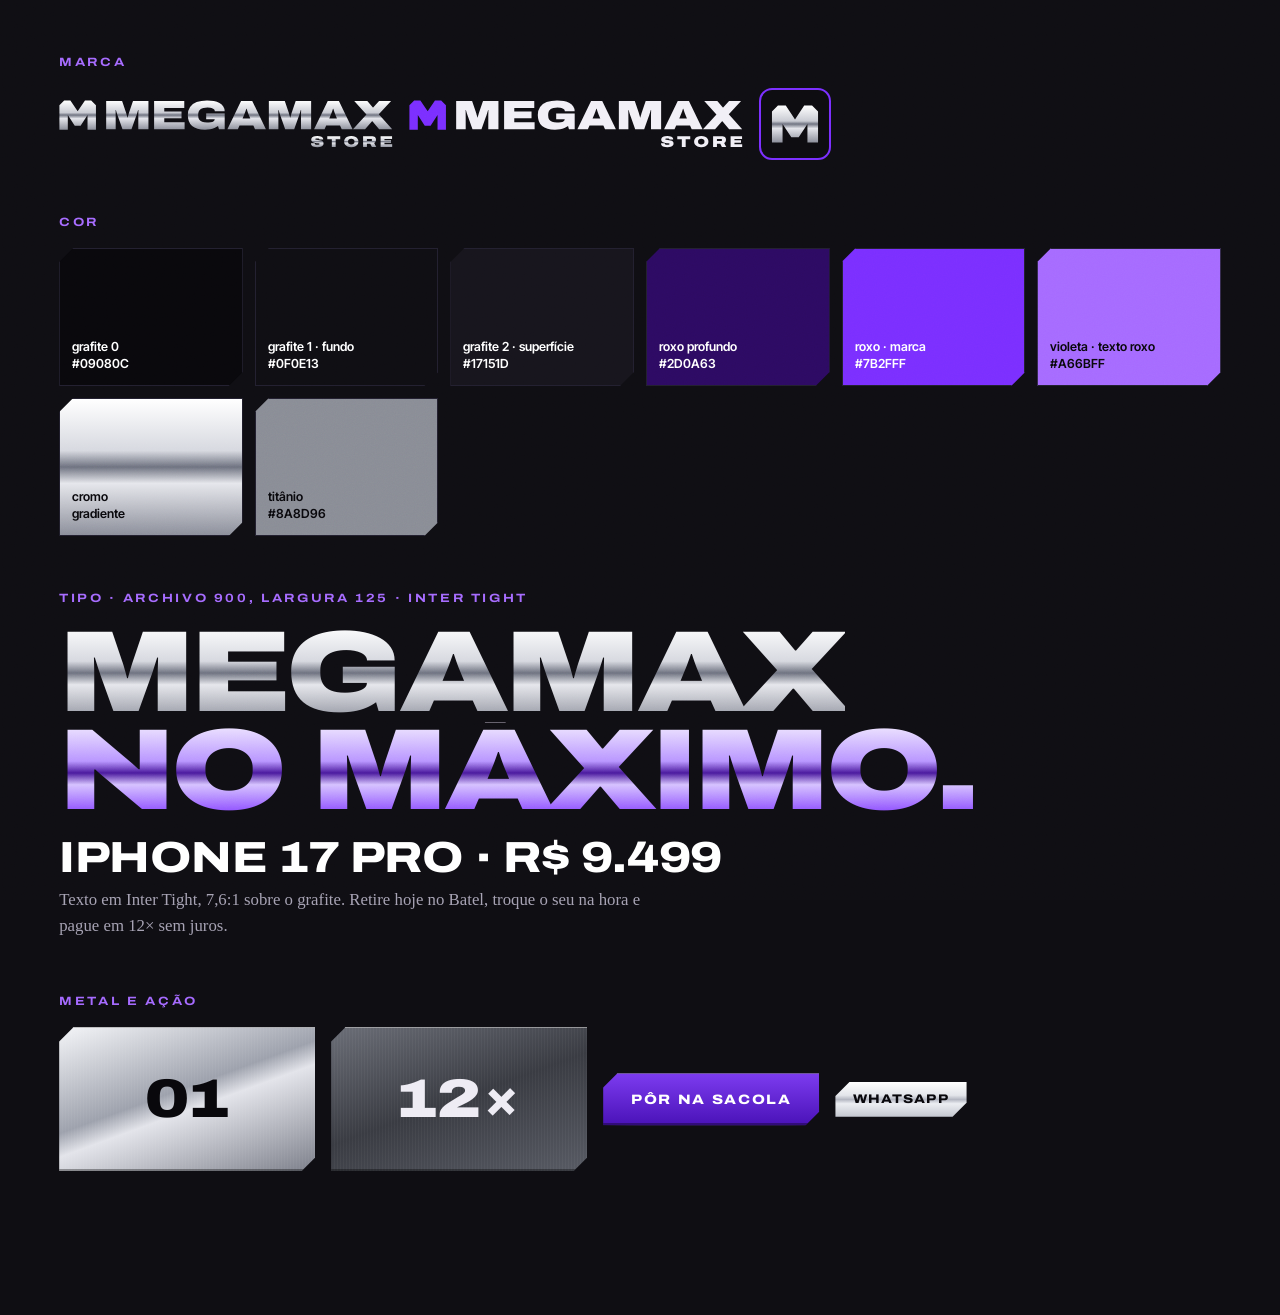
<file: tokens.html>
<!doctype html>
<html lang="pt-BR">
<head>
  <meta charset="UTF-8">
  <meta name="viewport" content="width=device-width, initial-scale=1.0">
  <title>MegaMax · amostra de tokens</title>
  <style>body{padding:3rem clamp(1rem,4vw,3.5rem) 5rem}.t-sec{margin:0 0 3.5rem}.t-rot{font:700 .75rem/1 var(--font-display);letter-spacing:.22em;text-transform:uppercase;color:var(--violeta);margin:0 0 1.25rem;font-stretch:118%}.t-cores{grid-template-columns:repeat(auto-fill,minmax(10rem,1fr));gap:.75rem;display:grid}.t-cor{height:7rem;font:600 .78rem/1.35 var(--font-texto);border:1px solid var(--grafite-3);clip-path:polygon(var(--chanfro) 0, 100% 0, 100% calc(100% - var(--chanfro)), calc(100% - var(--chanfro)) 100%, 0 100%, 0 var(--chanfro));flex-direction:column;justify-content:end;padding:.75rem;display:flex}.t-display{font:900 clamp(3rem, 9vw, 8.5rem)/.85 var(--font-display);letter-spacing:-.035em;text-transform:uppercase;margin:0;font-stretch:125%}.t-display.cromo{background:var(--cromo);color:#0000;-webkit-background-clip:text;background-clip:text;width:max-content;max-width:100%}.t-display.roxo{background:var(--cromo-roxo);color:#0000;-webkit-background-clip:text;background-clip:text;width:max-content;max-width:100%}.t-h2{font:800 clamp(1.8rem, 3.4vw, 3rem)/1 var(--font-display);text-transform:uppercase;letter-spacing:-.01em;margin:1rem 0 .5rem;font-stretch:118%}.t-corpo{max-width:38rem;color:var(--texto-suave);margin:0;font-size:1.05rem;line-height:1.55}.t-linha{flex-wrap:wrap;align-items:center;gap:1rem;display:flex}.t-placa{width:16rem;height:9rem;font:900 3.4rem/1 var(--font-display);color:var(--grafite-0);background:var(--escovado), linear-gradient(160deg, #f4f5f8, #9ea2ad 45%, #e3e4ea 55%, #7d808b);clip-path:polygon(var(--chanfro) 0, 100% 0, 100% calc(100% - var(--chanfro)), calc(100% - var(--chanfro)) 100%, 0 100%, 0 var(--chanfro));place-items:center;font-stretch:125%;display:grid;box-shadow:inset 0 1px #fff,inset 0 -2px #00000059}.t-placa.titanio{background:var(--escovado), linear-gradient(160deg, #6b6e77, #3a3c43 50%, #585b64);color:var(--texto)}.t-logos img{width:auto;height:3rem}</style>
  <script type="module" crossorigin src="./assets/inter-tight-CQSmULLe.js"></script>
  <link rel="stylesheet" crossorigin href="./assets/inter-tight-CeycCxD7.css">
</head>
<body>
  <section class="t-sec t-logos"><p class="t-rot">Marca</p><div class="t-linha"><img src="./brand/megamax-logo-metal.svg" alt="MegaMax Store, versão metal"><img src="./brand/megamax-logo-roxo.svg" alt="MegaMax Store, versão roxa"><img src="./brand/megamax-simbolo.svg" alt="Símbolo MegaMax" style="height:4.5rem"></div></section>
  <section class="t-sec"><p class="t-rot">Cor</p>
    <div class="t-cores">
      <div class="t-cor" style="background:var(--grafite-0)">grafite 0<br>#09080C</div>
      <div class="t-cor" style="background:var(--grafite-1)">grafite 1 · fundo<br>#0F0E13</div>
      <div class="t-cor" style="background:var(--grafite-2)">grafite 2 · superfície<br>#17151D</div>
      <div class="t-cor" style="background:var(--roxo-profundo)">roxo profundo<br>#2D0A63</div>
      <div class="t-cor" style="background:var(--roxo)">roxo · marca<br>#7B2FFF</div>
      <div class="t-cor" style="background:var(--violeta);color:var(--grafite-0)">violeta · texto roxo<br>#A66BFF</div>
      <div class="t-cor" style="background:var(--cromo);color:var(--grafite-0)">cromo<br>gradiente</div>
      <div class="t-cor" style="background:var(--titanio);color:var(--grafite-0)">titânio<br>#8A8D96</div>
    </div>
  </section>
  <section class="t-sec"><p class="t-rot">Tipo · Archivo 900, largura 125 · Inter Tight</p>
    <p class="t-display cromo">MegaMax</p><p class="t-display roxo">No máximo.</p>
    <h2 class="t-h2">iPhone 17 Pro · R$ 9.499</h2>
    <p class="t-corpo">Texto em Inter Tight, 7,6:1 sobre o grafite. Retire hoje no Batel, troque o seu na hora e pague em 12× sem juros.</p>
  </section>
  <section class="t-sec"><p class="t-rot">Metal e ação</p>
    <div class="t-linha"><div class="t-placa">01</div><div class="t-placa titanio">12×</div><a class="mm-botao" href="#">Pôr na sacola</a><a class="mm-topo__cta" href="#">WhatsApp</a></div>
  </section>
</body>
</html>
</file>
<file: assets/inter-tight-CeycCxD7.css>
@font-face{font-family:Archivo Fallback;src:local(Arial Black),local(ArialMT-Black);size-adjust:119.4%}@font-face{font-family:Inter Tight Fallback;src:local(Arial),local(ArialMT);size-adjust:94.5%}:root{--grafite-0:#09080c;--grafite-1:#0f0e13;--grafite-2:#17151d;--grafite-3:#232030;--roxo-profundo:#2d0a63;--roxo:#7b2fff;--violeta:#a66bff;--violeta-brilho:#c9a8ff;--cromo-1:#fff;--cromo-2:#c9cbd3;--cromo-3:#6e7280;--titanio:#8a8d96;--texto:#eeecf4;--texto-suave:#a7a3b4;--cromo:linear-gradient(180deg, #fff 0%, #d7d9e0 38%, #6e7280 50%, #e6e7ec 62%, #8c8f9b 100%);--cromo-superficie:linear-gradient(180deg, #fff 0%, #e3e5ea 38%, #b4b7c2 50%, #eceef2 62%, #c3c6cf 100%);--cromo-roxo:linear-gradient(180deg, #f3ecff 0%, #b996ff 40%, #4a1a9e 52%, #d6c2ff 64%, #7b2fff 100%);--escovado:repeating-linear-gradient(90deg, #ffffff09 0 1px, transparent 1px 3px);--font-display:"Archivo Variable", "Archivo", "Archivo Fallback", system-ui, sans-serif;--font-texto:"Inter Tight Variable", "Inter Tight", "Inter Tight Fallback", ui-sans-serif, system-ui, sans-serif;--display-stretch:125%;--display-peso:900;--raio:.375rem;--chanfro:.875rem}html{background:var(--grafite-1);--lightningcss-light: ;--lightningcss-dark:initial;color-scheme:dark;scroll-padding-top:var(--topo-h)}body{-webkit-font-smoothing:antialiased}body:after{content:"";z-index:90;pointer-events:none;opacity:.07;mix-blend-mode:overlay;background-image:url("data:image/svg+xml,%3Csvg xmlns='http://www.w3.org/2000/svg' width='160' height='160'%3E%3Cfilter id='n'%3E%3CfeTurbulence type='fractalNoise' baseFrequency='.9' numOctaves='2' stitchTiles='stitch'/%3E%3C/filter%3E%3Crect width='100%25' height='100%25' filter='url(%23n)'/%3E%3C/svg%3E");position:fixed;inset:0}:root{--topo-h:4.9rem}.mm-topo{z-index:40;min-height:var(--topo-h);background:#09080cf7;border-bottom:1px solid #a66bff2e;justify-content:space-between;align-items:center;gap:2rem;padding:.9rem clamp(1rem,3vw,2.5rem);display:flex;position:fixed;inset:0 0 auto}.mm-topo__marca :is(img,svg){width:clamp(9.5rem,14vw,13.5rem);height:auto;display:block}.mm-topo__menu{gap:.25rem;display:flex}.mm-topo__acoes{align-items:center;gap:.5rem;display:flex}.mm-icone{width:2.75rem;height:2.75rem;color:var(--texto);cursor:pointer;clip-path:polygon(.5rem 0,100% 0,100% calc(100% - .5rem),calc(100% - .5rem) 100%,0 100%,0 .5rem);background:#eeecf414;border:0;place-items:center;display:grid;position:relative}.mm-icone:hover{background:#7b2fff59}.mm-icone svg{width:1.15rem;height:1.15rem}.mm-contagem{min-width:1.1rem;height:1.1rem;font:800 .65rem/1 var(--font-texto);color:#fff;background:var(--roxo);place-items:center;padding:0 .25rem;display:grid;position:absolute;top:.2rem;right:.2rem}.mm-contagem[hidden]{display:none}.mm-topo__menu a{min-height:2.75rem;font:700 .8rem/1 var(--font-display);letter-spacing:.08em;text-transform:uppercase;color:var(--texto-suave);border-radius:var(--raio);align-items:center;padding:0 .9rem;font-stretch:112%;text-decoration:none;transition:color .2s,background-color .2s;display:inline-flex}.mm-topo__menu a:hover{color:var(--texto);background:#7b2fff2e}.mm-topo__cta{font:800 .78rem/1 var(--font-display);letter-spacing:.1em;text-transform:uppercase;color:var(--grafite-0);background:var(--cromo-superficie);clip-path:polygon(var(--chanfro) 0, 100% 0, 100% calc(100% - var(--chanfro)), calc(100% - var(--chanfro)) 100%, 0 100%, 0 var(--chanfro));padding:.7rem 1.1rem;font-stretch:118%;text-decoration:none}:focus-visible{outline:3px solid var(--violeta);outline-offset:3px}.mm-hero{height:400svh;position:relative}.mm-hero__palco{top:var(--topo-h);height:calc(100svh - var(--topo-h));isolation:isolate;background:radial-gradient(70% 60% at 62% 45%, #1d1230 0%, var(--grafite-1) 70%);position:sticky;overflow:hidden}.mm-hero__gl{z-index:2;opacity:0;width:100%;height:100%;transition:opacity .6s;position:absolute;inset:0}.gl-pronto .mm-hero__gl{opacity:1}.mm-hero__still{z-index:1;filter:drop-shadow(0 2rem 3rem #7b2fff73);width:min(30vw,44svh);height:auto;transition:opacity .6s;position:absolute;top:44%;left:69%;translate:-50% -50%}.gl-pronto .mm-hero__still{opacity:0}.mm-hero__gigante{z-index:0;pointer-events:none;font:900 min(19vw, 30svh)/.8 var(--font-display);letter-spacing:-.02em;color:#0000;-webkit-text-stroke:1.5px #a66bff4d;transform-origin:50%;will-change:transform, opacity;justify-items:center;margin:0;padding-top:11svh;font-stretch:125%;display:grid;position:absolute;inset:0 0 auto}.mm-hero__gigante span:last-child{display:none}.mm-hero__aparelho{z-index:3;transform-origin:50% 100%;will-change:transform, clip-path;width:min(22vw,50svh);margin:0;position:absolute;bottom:7svh;left:6vw}.mm-hero__aparelho img{filter:drop-shadow(0 2.5rem 3rem #0009)drop-shadow(0 0 3rem #7b2fff40);width:100%;height:auto}.motion .mm-hero__aparelho{clip-path:inset(100% 0 0)}.mm-hero__texto{z-index:4;position:absolute;bottom:clamp(2rem,9svh,6rem);left:clamp(1rem,4vw,3.5rem)}.mm-hero__rotulo{font:700 .78rem/1 var(--font-display);letter-spacing:.22em;text-transform:uppercase;color:var(--violeta);margin:0 0 1rem;font-stretch:118%}.mm-hero__texto h1{font:900 clamp(2.6rem, 6.3vw, 7.4rem)/.9 var(--font-display);letter-spacing:-.035em;text-transform:uppercase;margin:0 0 1.25rem;font-stretch:125%}.mm-hero__texto h1 span{white-space:nowrap;background:var(--cromo);color:#0000;-webkit-background-clip:text;background-clip:text;width:max-content;margin-top:-.14em;padding-top:.14em;display:block}.mm-hero__texto h1 span+span{background:var(--cromo-roxo);-webkit-background-clip:text;background-clip:text}.mm-hero__lead{max-width:34rem;color:var(--texto-suave);margin:0 0 1.75rem;font-size:clamp(1rem,.95rem + .3vw,1.2rem);line-height:1.5}.mm-botao{min-height:3.25rem;font:800 .85rem/1 var(--font-display);letter-spacing:.12em;text-transform:uppercase;color:#fff;clip-path:polygon(var(--chanfro) 0, 100% 0, 100% calc(100% - var(--chanfro)), calc(100% - var(--chanfro)) 100%, 0 100%, 0 var(--chanfro));background:linear-gradient(#7d3cf0,#4a12b8);align-items:center;padding:0 1.75rem;font-stretch:118%;text-decoration:none;transition:filter .2s;display:inline-flex;box-shadow:inset 0 1px #ffffff73,inset 0 -2px #00000059,0 .75rem 2rem -.5rem #7b2fffb3}.mm-botao:hover{filter:brightness(1.08)}.mm-hero__acoes{flex-wrap:wrap;gap:.75rem;display:flex}.mm-botao--metal{color:var(--grafite-0);background:var(--cromo-superficie);box-shadow:inset 0 1px #fff,inset 0 -2px #0000004d}.mm-hero__cap{z-index:4;font:800 .8rem/1 var(--font-display);letter-spacing:.2em;text-transform:uppercase;color:var(--texto-suave);justify-items:start;gap:.25rem;font-stretch:118%;display:grid;position:absolute;top:17svh;left:6vw}.mm-hero__cap-num{letter-spacing:-.03em;background:var(--cromo);color:#0000;-webkit-background-clip:text;background-clip:text;font-size:clamp(3rem,6vw,5.5rem)}.motion .mm-hero__cap{opacity:0}.mm-hero__progresso{z-index:4;background:#ffffff0f;height:3px;position:absolute;bottom:0;left:0;right:0}.mm-hero__progresso span{background:linear-gradient(90deg, var(--roxo), var(--violeta-brilho));transform-origin:0;height:100%;display:block;transform:scaleX(0)}.mm-proxima{background:var(--grafite-1);align-content:center;min-height:100svh;padding:0 clamp(1rem,4vw,3.5rem);display:grid;position:relative;overflow:hidden}.mm-proxima__wipe{background:var(--escovado), linear-gradient(115deg, #3a0b7a 0%, #7b2fff 45%, #c9a8ff 50%, #5a17d6 56%, #2d0a63 100%);position:absolute;inset:0}.mm-proxima h2{font:900 clamp(3rem, 10vw, 10rem)/.85 var(--font-display);letter-spacing:-.04em;text-transform:uppercase;margin:0;font-stretch:125%;position:relative}.mm-proxima p{color:var(--texto);margin:1rem 0 0;position:relative}@media (max-width:48rem){:root{--topo-h:7.1rem}.mm-topo{flex-wrap:wrap;row-gap:.25rem;padding-block:.75rem .5rem}.mm-topo__cta{display:none}.mm-topo__menu{order:3;justify-content:space-between;width:100%}.mm-topo__menu a{min-height:2.75rem;padding:0 .5rem;font-size:.7rem}.mm-hero__texto h1 span,.mm-hero__texto h1 span+span{background:linear-gradient(#fff,#d9dbe3);-webkit-background-clip:text;background-clip:text}.mm-hero__texto h1 span+span{background:linear-gradient(#efe6ff,#c9a8ff);-webkit-background-clip:text;background-clip:text}.mm-hero__texto{bottom:2.25rem;right:1rem}.mm-hero__texto h1{font-size:min(10.2vw,3rem)}.mm-hero__lead{font-size:.98rem}.mm-hero__aparelho{width:min(50vw,34svh);bottom:5svh;left:auto;right:1rem}.mm-hero__cap{justify-items:end;top:13svh;left:auto;right:1rem}.mm-hero__still{width:52vw;top:34%;left:50%}.mm-hero__gigante{padding-top:17svh;font-size:21vw}}@media (prefers-reduced-motion:reduce){.mm-hero{height:auto}.mm-hero__palco{position:relative;top:0}.mm-hero__gl,.mm-hero__still{transition:none}.gl-pronto .mm-hero__still,.mm-hero__cap{display:none}}@font-face{font-family:Archivo Variable;font-style:normal;font-display:swap;font-weight:100 900;font-stretch:62% 125%;src:url(./archivo-vietnamese-standard-normal-rJmnGBSt.woff2)format("woff2-variations");unicode-range:U+102-103,U+110-111,U+128-129,U+168-169,U+1A0-1A1,U+1AF-1B0,U+300-301,U+303-304,U+308-309,U+323,U+329,U+1EA0-1EF9,U+20AB}@font-face{font-family:Archivo Variable;font-style:normal;font-display:swap;font-weight:100 900;font-stretch:62% 125%;src:url(./archivo-latin-ext-standard-normal-7khWdh9v.woff2)format("woff2-variations");unicode-range:U+100-2BA,U+2BD-2C5,U+2C7-2CC,U+2CE-2D7,U+2DD-2FF,U+304,U+308,U+329,U+1D00-1DBF,U+1E00-1E9F,U+1EF2-1EFF,U+2020,U+20A0-20AB,U+20AD-20C0,U+2113,U+2C60-2C7F,U+A720-A7FF}@font-face{font-family:Archivo Variable;font-style:normal;font-display:swap;font-weight:100 900;font-stretch:62% 125%;src:url(./archivo-latin-standard-normal-DY7AcnAa.woff2)format("woff2-variations");unicode-range:U+??,U+131,U+152-153,U+2BB-2BC,U+2C6,U+2DA,U+2DC,U+304,U+308,U+329,U+2000-206F,U+20AC,U+2122,U+2191,U+2193,U+2212,U+2215,U+FEFF,U+FFFD}@font-face{font-family:Inter Tight Variable;font-style:normal;font-display:swap;font-weight:100 900;src:url(./inter-tight-cyrillic-ext-wght-normal-okcGN4Nq.woff2)format("woff2-variations");unicode-range:U+460-52F,U+1C80-1C8A,U+20B4,U+2DE0-2DFF,U+A640-A69F,U+FE2E-FE2F}@font-face{font-family:Inter Tight Variable;font-style:normal;font-display:swap;font-weight:100 900;src:url(./inter-tight-cyrillic-wght-normal-BS41q_Tv.woff2)format("woff2-variations");unicode-range:U+301,U+400-45F,U+490-491,U+4B0-4B1,U+2116}@font-face{font-family:Inter Tight Variable;font-style:normal;font-display:swap;font-weight:100 900;src:url(./inter-tight-greek-ext-wght-normal-DQgQPNk4.woff2)format("woff2-variations");unicode-range:U+1F??}@font-face{font-family:Inter Tight Variable;font-style:normal;font-display:swap;font-weight:100 900;src:url(./inter-tight-greek-wght-normal-sS1B39LI.woff2)format("woff2-variations");unicode-range:U+370-377,U+37A-37F,U+384-38A,U+38C,U+38E-3A1,U+3A3-3FF}@font-face{font-family:Inter Tight Variable;font-style:normal;font-display:swap;font-weight:100 900;src:url(./inter-tight-vietnamese-wght-normal-TKKdAiBA.woff2)format("woff2-variations");unicode-range:U+102-103,U+110-111,U+128-129,U+168-169,U+1A0-1A1,U+1AF-1B0,U+300-301,U+303-304,U+308-309,U+323,U+329,U+1EA0-1EF9,U+20AB}@font-face{font-family:Inter Tight Variable;font-style:normal;font-display:swap;font-weight:100 900;src:url(./inter-tight-latin-ext-wght-normal-B4u9PlvR.woff2)format("woff2-variations");unicode-range:U+100-2BA,U+2BD-2C5,U+2C7-2CC,U+2CE-2D7,U+2DD-2FF,U+304,U+308,U+329,U+1D00-1DBF,U+1E00-1E9F,U+1EF2-1EFF,U+2020,U+20A0-20AB,U+20AD-20C0,U+2113,U+2C60-2C7F,U+A720-A7FF}@font-face{font-family:Inter Tight Variable;font-style:normal;font-display:swap;font-weight:100 900;src:url(./inter-tight-latin-wght-normal-DX-nOvPD.woff2)format("woff2-variations");unicode-range:U+??,U+131,U+152-153,U+2BB-2BC,U+2C6,U+2DA,U+2DC,U+304,U+308,U+329,U+2000-206F,U+20AC,U+2122,U+2191,U+2193,U+2212,U+2215,U+FEFF,U+FFFD}
</file>
